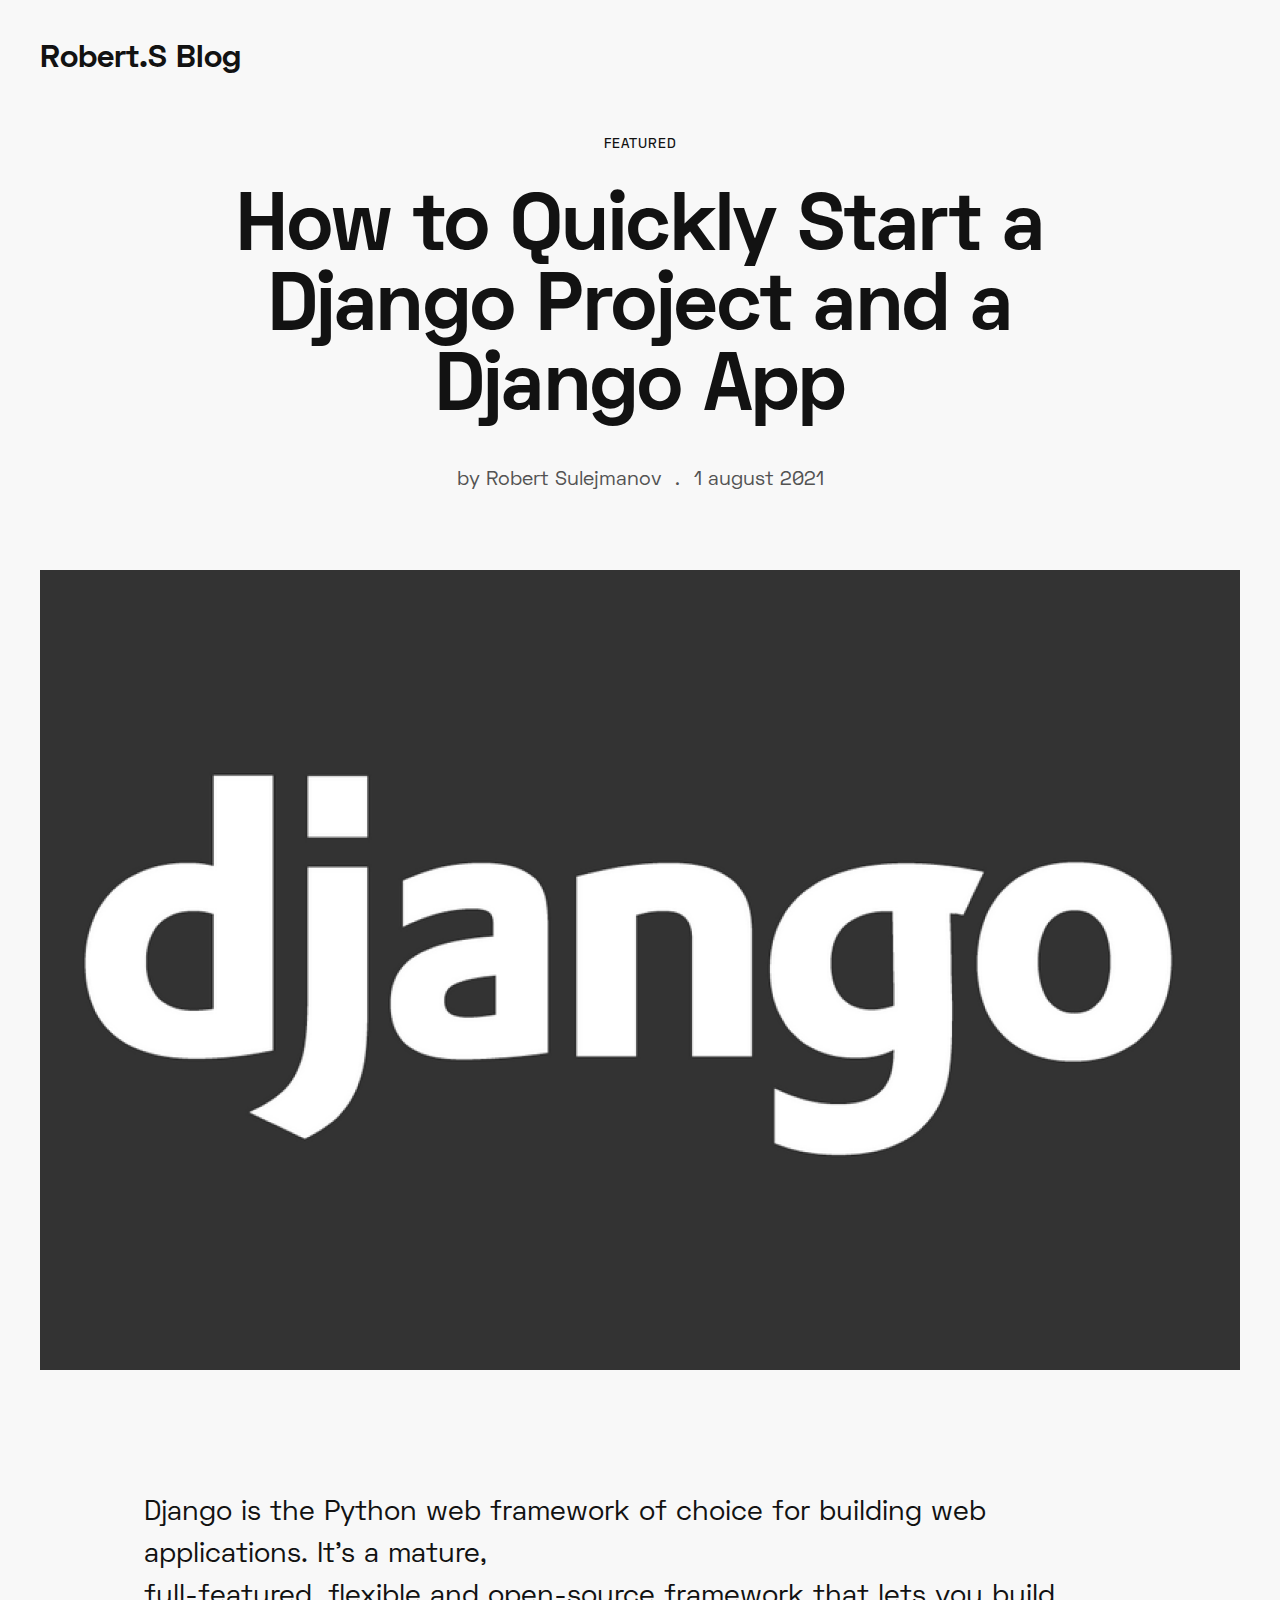
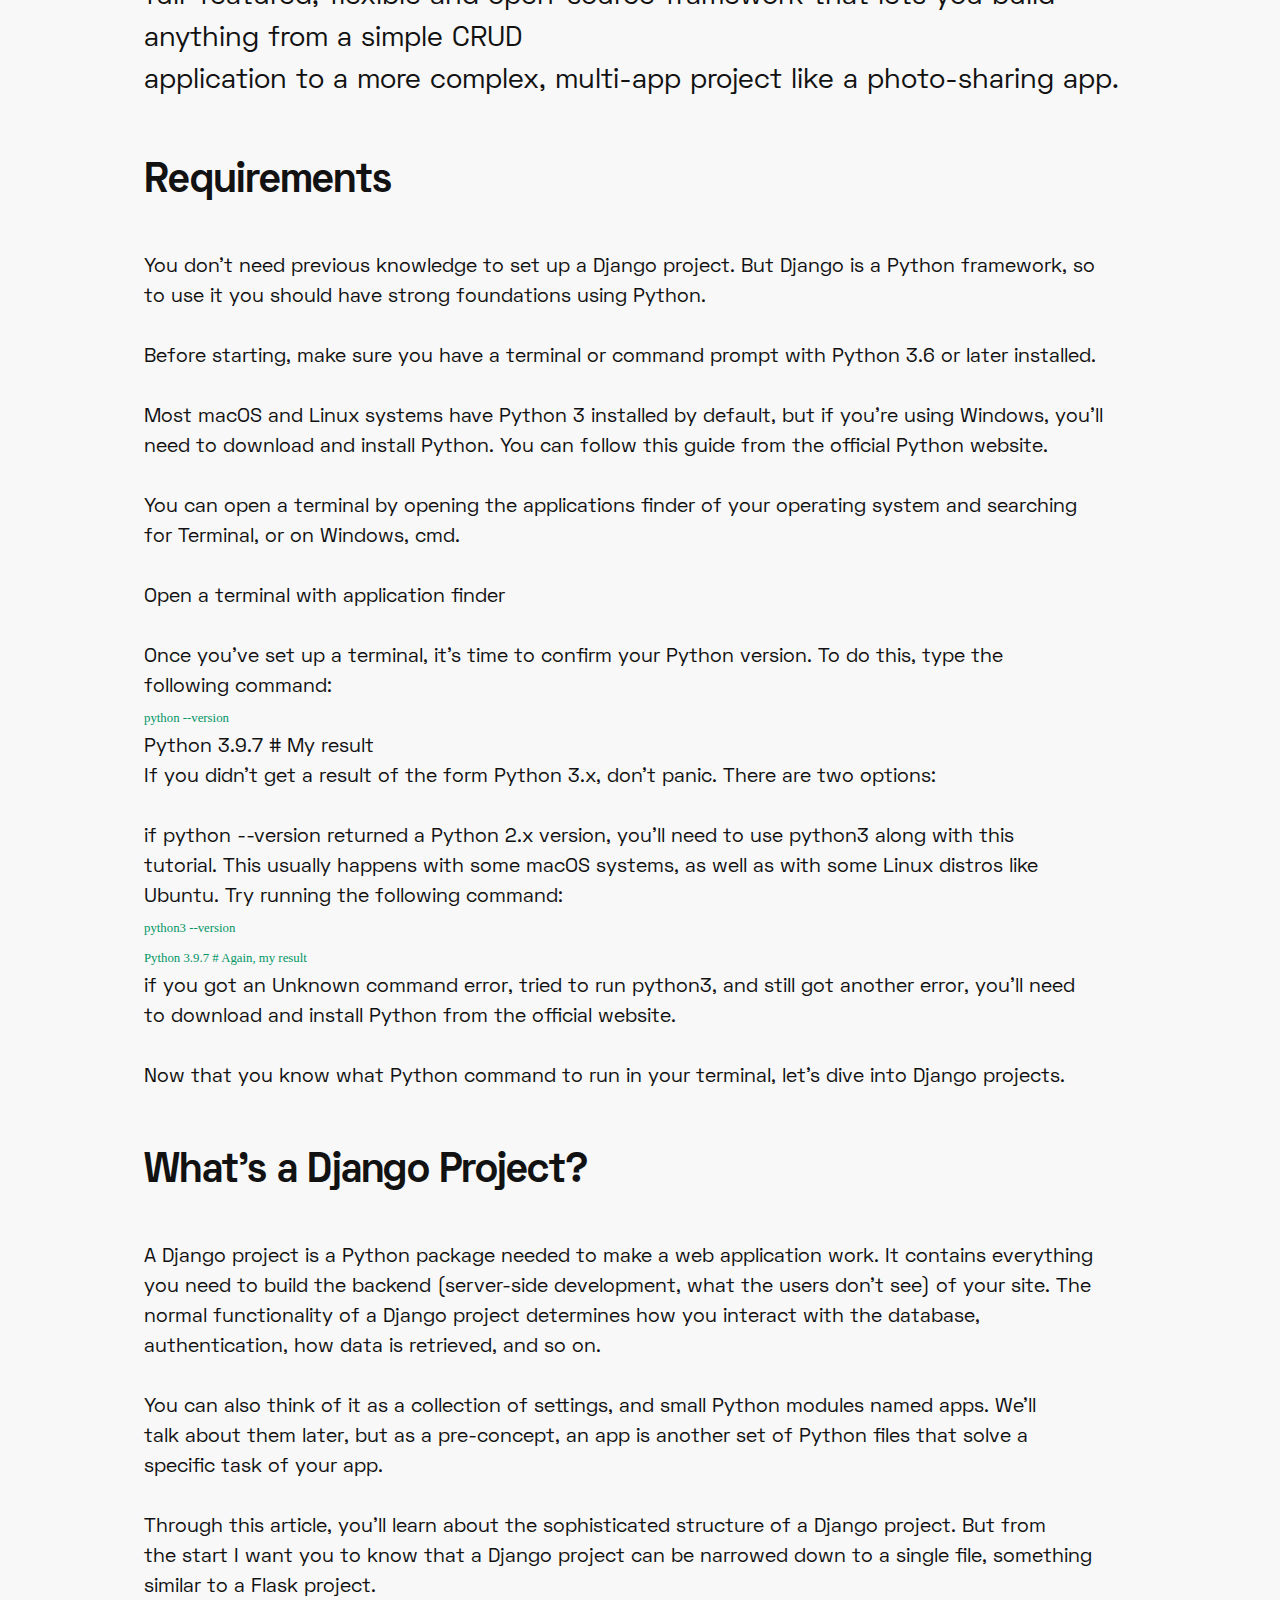
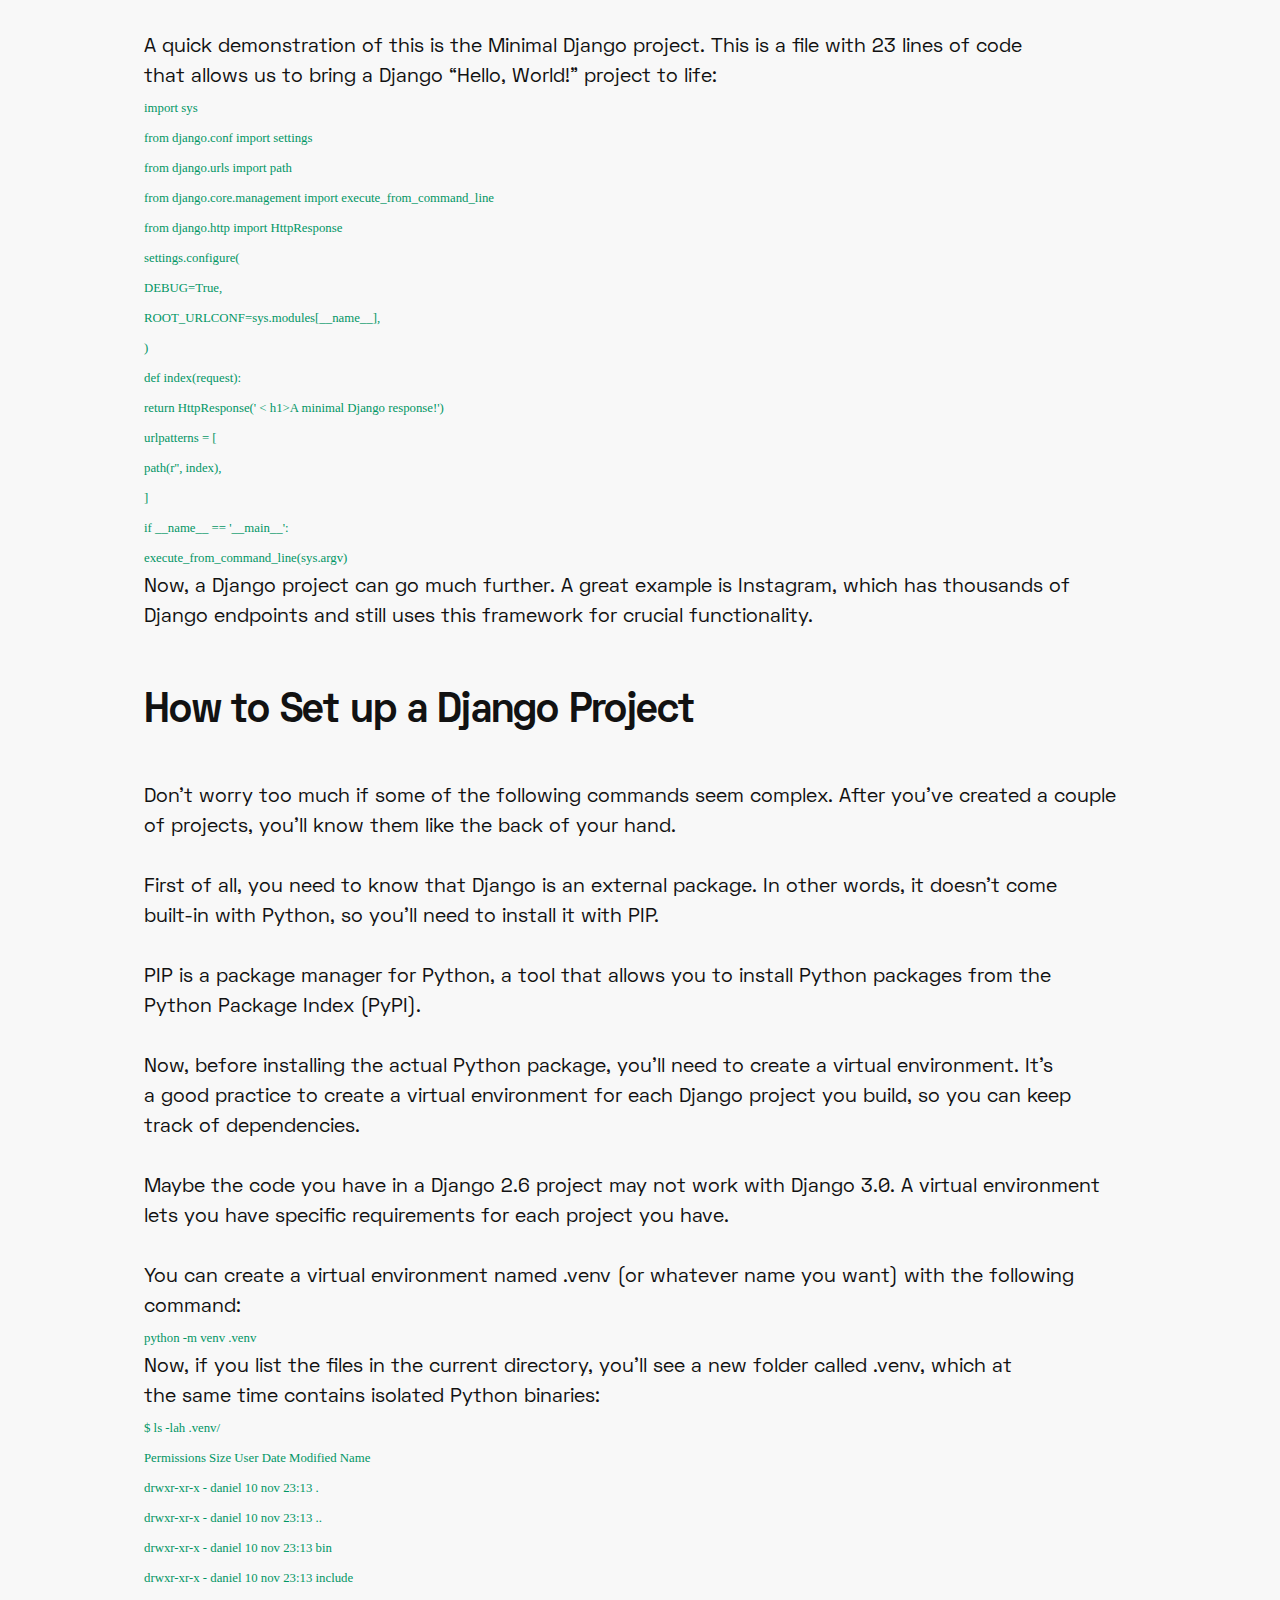
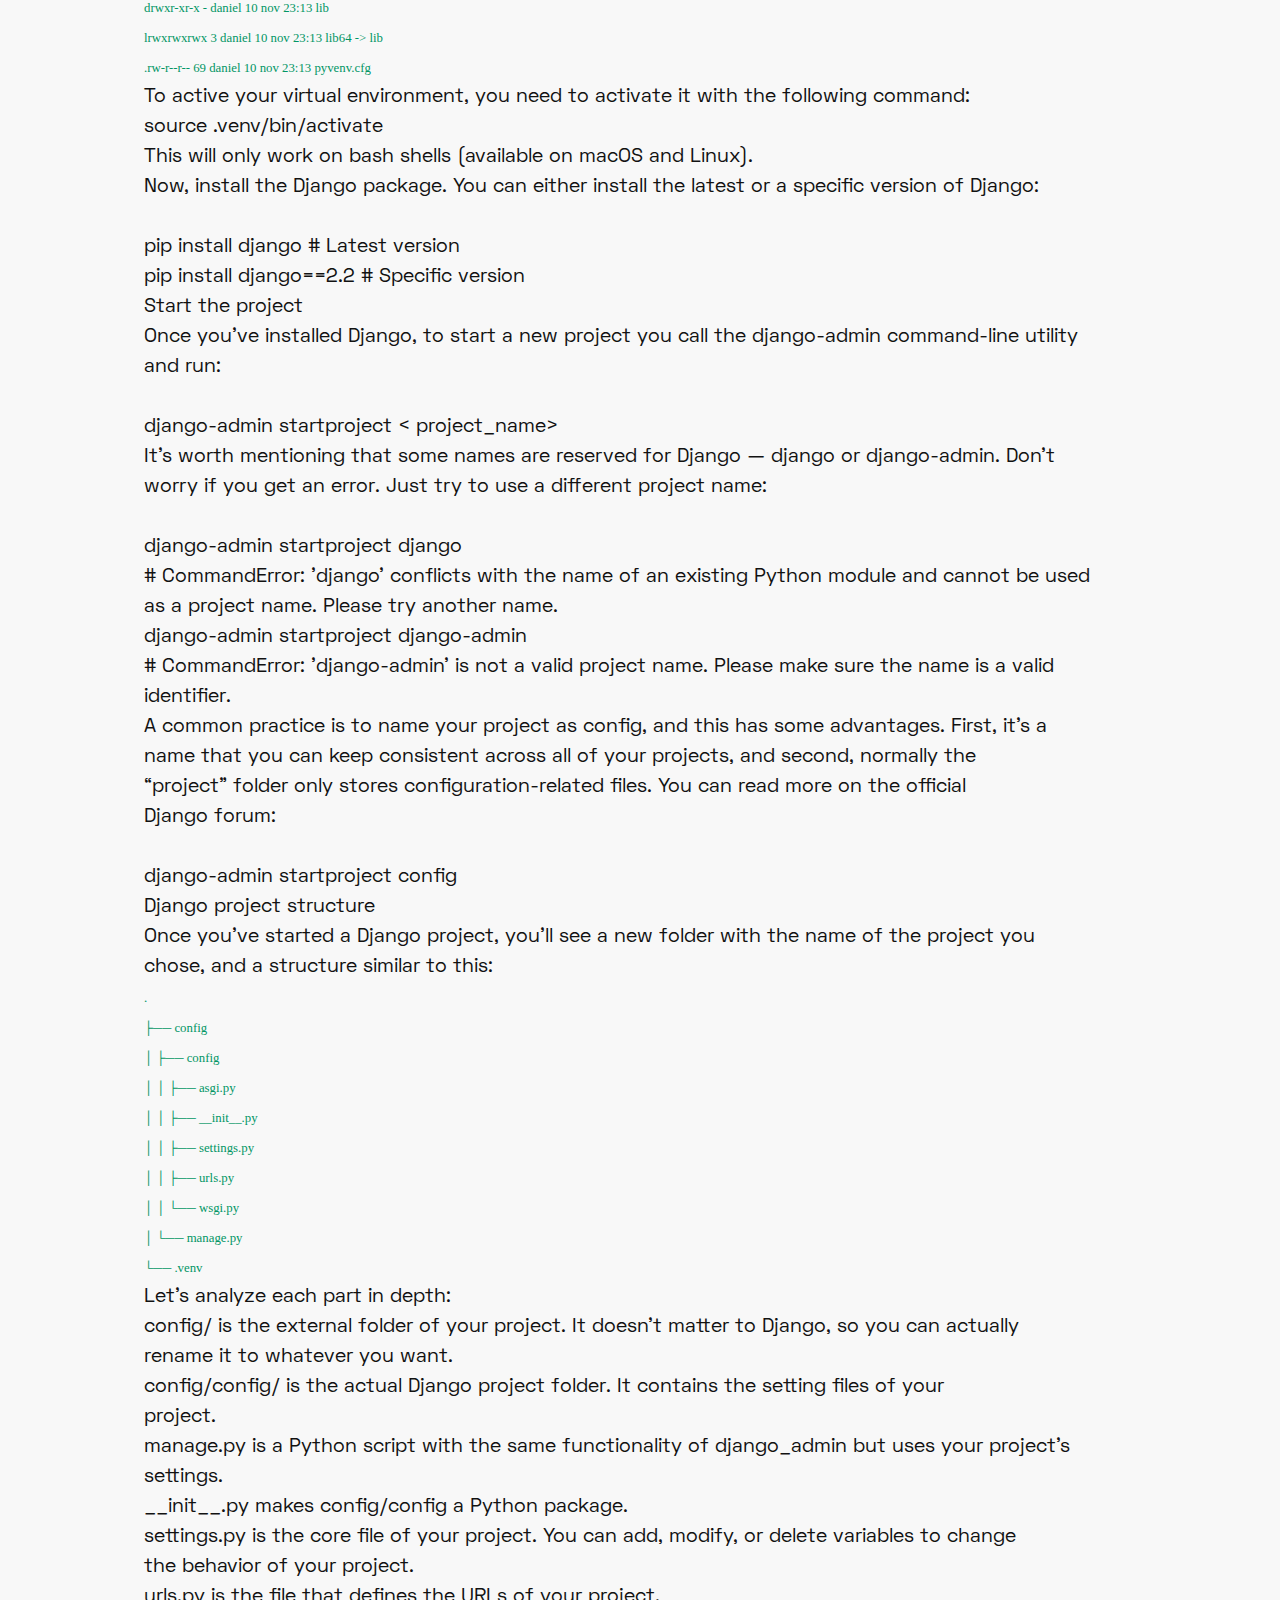
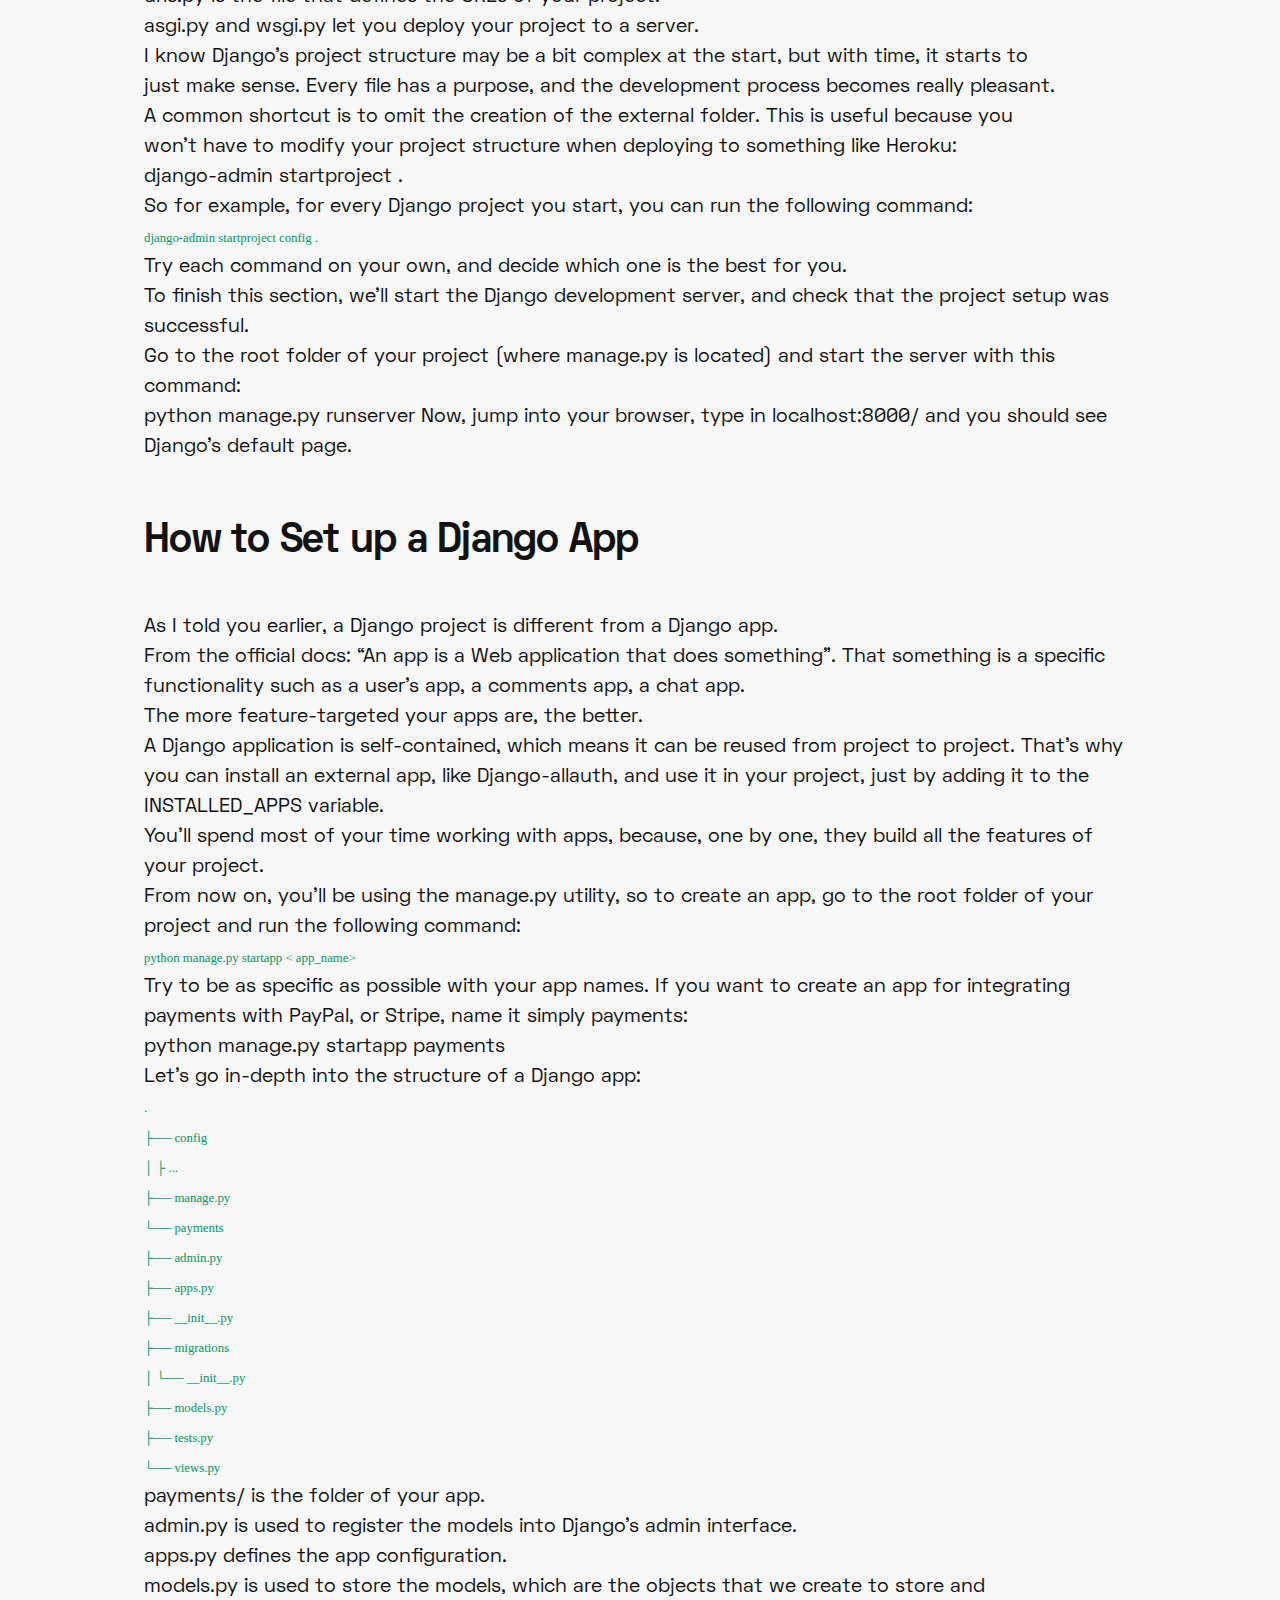
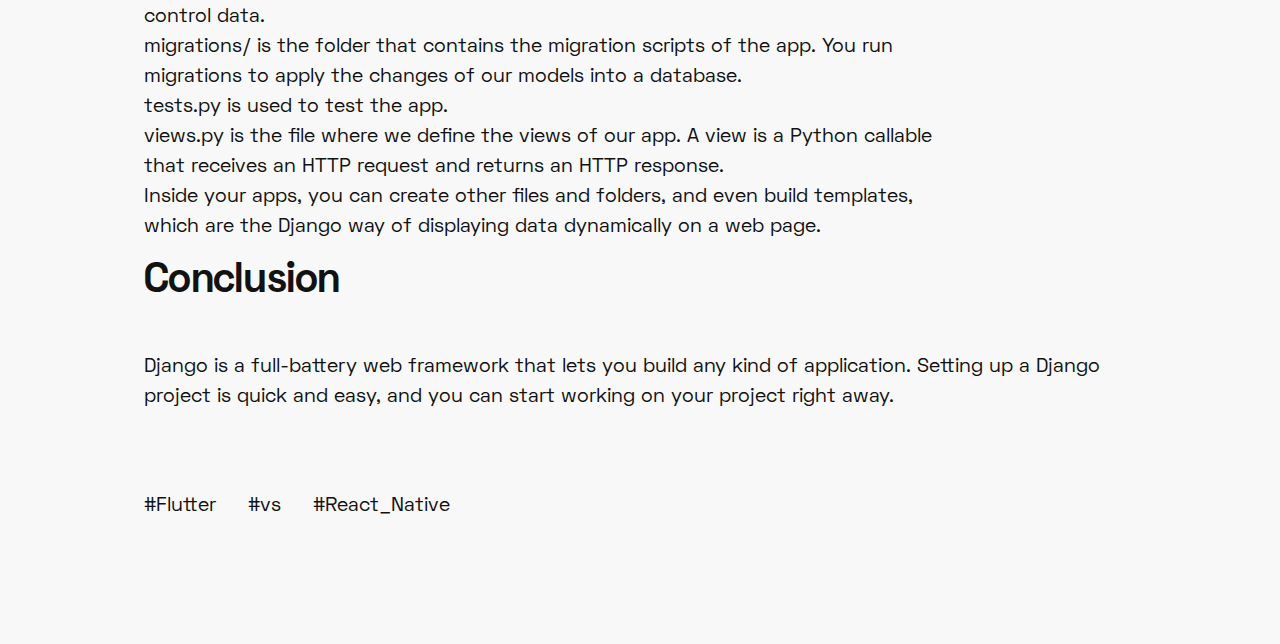
<file: blog/blog1.html>
<!DOCTYPE html>
<html lang="en" class="freelancer uk-background-gray-10 dark:uk-background-gray-100 dark:uk-text-gray-40">
    
<!-- Mirrored from unistudio.co/html/dannel/pages/freelancer-single-post.html by HTTrack Website Copier/3.x [XR&CO'2014], Wed, 24 Nov 2021 06:40:00 GMT -->
<!-- Added by HTTrack --><meta http-equiv="content-type" content="text/html;charset=UTF-8" /><!-- /Added by HTTrack -->
<head>
    <meta charset="UTF-8">
    <meta name="viewport" content="width=device-width, initial-scale=1.0">
    <title>Robert Sulejmanov</title>
    <meta name="description" content="page description here">

    <link rel="preload" href="./assets/fonts/space-grotesk/SpaceGrotesk-Regular.woff" as="font" type="font/woff" crossorigin>
    <link rel="preload" href="./assets/fonts/space-grotesk/SpaceGrotesk-Bold.woff" as="font" type="font/woff" crossorigin>
    <link rel="preload" href="./assets/fonts/space-grotesk/SpaceGrotesk-Medium.woff" as="font" type="font/woff" crossorigin>
    <link rel="preload" href="./assets/fonts/brand-icons/brand-icons.woff2" as="font" type="font/woff2" crossorigin>
    <link rel="preload" href="./cdn.jsdelivr.net/npm/swiper%406.5.0/swiper-bundle.min.css" as="style">
    <link rel="preload" href="./cdn.jsdelivr.net/npm/uikit%403.6.18/dist/css/uikit.min.css" as="style">
    <link rel="preload" href="./assets/css/theme/main.css" as="style">

    <script src="./assets/js/app-head.js"></script>
    <link rel="stylesheet" href="./cdn.jsdelivr.net/npm/swiper%406.5.0/swiper-bundle.min.css">
    <link rel="stylesheet" href="./cdn.jsdelivr.net/npm/uikit%403.6.18/dist/css/uikit.min.css">
    <link rel="stylesheet" href="./assets/css/theme/main.css">
    <link rel="stylesheet" href="./assets/css/updates.css">

    <script async src="https://www.googletagmanager.com/gtag/js?id=G-B5JJP7FY91"></script>
    <script>
        window.dataLayer = window.dataLayer || [];
        function gtag(){dataLayer.push(arguments);}
        gtag('js', new Date());
        gtag('config', 'G-B5JJP7FY91');
    </script>
</head>
    <body>

        <div class="wrap">
            <!-- Header -->
            <header class="uni-header uk-position-top">
                <div class="uni-header-navbar uk-scrollnav-header" data-uk-sticky="top: 120; animation: uk-animation-slide-top">
                    <div class="uk-container uk-container-large">
                        <nav class="uk-navbar uk-navbar-container uk-navbar-transparent" data-uk-navbar="">
                            <div class="uk-navbar-top">
                                <div class="uk-navbar-left uk-flex-1">
                                    <a class="uk-logo uk-navbar-item uk-h4 uk-h3@s uk-margin-remove dark:uk-text-gray-10" href="../index.html">Robert.S Blog</a>
                                    <a class="uk-logo uk-navbar-item uk-sticky-logo dark:uk-text-gray-10" href="../index.html">Robert.S Blog</a>
                                </div>

                            </div>
                        </nav>
                    </div>
                </div>
            </header>

            <!-- Article -->
            <article class="uni-article uk-section-large uk-section-2xlarge@m uk-padding-3xlarge-top">

                <div class="uk-container">

                    <header class="uk-flex-center uk-text-center uk-margin-large-bottom uk-margin-2xlarge-bottom@m" id="read_more">
                        <div>
                            <span class="uk-text-overline">featured</span>
                            <h1 class="uk-h2 uk-h1@s uk-heading-hero@m uk-width-3xlarge@m uk-margin-medium-top@m">
                                How to Quickly Start a Django Project and a Django App
                            </h1>
                            <ul class="uk-subnav uk-subnav-dot uk-flex-center uk-text-muted uk-margin-medium-top@m">
                                <li><span>by</span>&nbsp;<span> 
                                    Robert Sulejmanov</span></li>
                                <li>1 august 2021</li>
                            </ul>
                        </div>
                    </header>

                    <img src="../wp-content/uploads/sites/32/2021/05/blog-big-1.png" alt="Post title" width="1920" height="1260">

                    <div class="uk-margin-xlarge-top uk-margin-2xlarge-top@m">
                        <div class="uk-container uk-container-small">
                            <p class="uk-text-xlarge@m">

<br>Django is the Python web framework of choice for building web
applications. It’s a mature,
<br>full-featured, flexible and open-source framework that lets you
build anything from a simple CRUD
<br>application to a more complex, multi-app project like a
photo-sharing app.
<h2 class="uk-h2 uk-h2@m uk-width-3xlarge@m">
    <br>Requirements
</h2>
<br>You don’t need previous knowledge to set up a Django project. But Django
is a Python framework, so
<br>to use it you should have strong foundations using Python.
<br>
<br>Before starting, make sure you have a terminal or command prompt with
Python 3.6 or later installed.
<br>
<br>Most macOS and Linux systems have Python 3 installed by default, but if
you’re using Windows, you’ll
<br>need to download and install Python. You can follow this guide from the
official Python website.
<br>
<br>You can open a terminal by opening the applications finder of your
operating system and searching
<br>for Terminal, or on Windows, cmd.
<br>
<br>Open a terminal with application finder
<br>
<br>Once you’ve set up a terminal, it’s time to confirm your Python version.
To do this, type the
<br>following command:
<br><span class="text-code">python --version</span>
<br>Python 3.9.7 # My result
<br>If you didn’t get a result of the form Python 3.x, don’t panic. There
are two options:
<br>
<br>if python --version returned a Python 2.x version, you’ll need to use
python3 along with this
<br>tutorial. This usually happens with some macOS systems, as well as with
some Linux distros like
<br>Ubuntu. Try running the following command:
<br><span class="text-code">python3 --version
    <br>Python 3.9.7 # Again, my result</span>
<br>if you got an Unknown command error, tried to run python3, and still got
another error, you’ll need
<br>to download and install Python from the official website.
<br>
<br>Now that you know what Python command to run in your terminal, let’s
dive into Django projects.
<h2 class="uk-h2 uk-h2@m uk-width-3xlarge@m">
    <br>What’s a Django Project?
</h2>
<br>A Django project is a Python package needed to make a web application
work. It contains everything
<br>you need to build the backend (server-side development, what the users
don’t see) of your site. The
<br>normal functionality of a Django project determines how you interact
with the database,
<br>authentication, how data is retrieved, and so on.
<br>
<br>You can also think of it as a collection of settings, and small Python
modules named apps. We’ll
<br>talk about them later, but as a pre-concept, an app is another set of
Python files that solve a
<br>specific task of your app.
<br>
<br>Through this article, you’ll learn about the sophisticated structure of
a Django project. But from
<br>the start I want you to know that a Django project can be narrowed down
to a single file, something
<br>similar to a Flask project.
<br>
<br>A quick demonstration of this is the Minimal Django project. This is a
file with 23 lines of code
<br>that allows us to bring a Django “Hello, World!” project to life:
<span class="text-code">
    <br>import sys
    <br>from django.conf import settings
    <br>from django.urls import path
    <br>from django.core.management import execute_from_command_line
    <br>from django.http import HttpResponse
    <br>settings.configure(
    <br>DEBUG=True,
    <br>ROOT_URLCONF=sys.modules[__name__],
    <br>)
    <br>def index(request):
    <br>return HttpResponse(' < h1>A minimal Django response!</>')
    <br>urlpatterns = [
    <br>path(r'', index),
    <br>]
    <br>if __name__ == '__main__':
    <br>execute_from_command_line(sys.argv)</span>
<br>Now, a Django project can go much further. A great example is Instagram,
which has thousands of
<br>Django endpoints and still uses this framework for crucial
functionality.
<h2 class="uk-h2 uk-h2@m uk-width-3xlarge@m">
    <br>How to Set up a Django Project
</h2>
<br>Don’t worry too much if some of the following commands seem complex.
After you’ve created a couple
<br>of projects, you’ll know them like the back of your hand.
<br>
<br>First of all, you need to know that Django is an external package. In
other words, it doesn’t come
<br>built-in with Python, so you’ll need to install it with PIP.
<br>
<br>PIP is a package manager for Python, a tool that allows you to install
Python packages from the
<br>Python Package Index (PyPI).
<br>
<br>Now, before installing the actual Python package, you’ll need to create
a virtual environment. It’s
<br>a good practice to create a virtual environment for each Django project
you build, so you can keep
<br>track of dependencies.
<br>
<br>Maybe the code you have in a Django 2.6 project may not work with Django
3.0. A virtual environment
<br>lets you have specific requirements for each project you have.
<br>
<br>You can create a virtual environment named .venv (or whatever name you
want) with the following
<br>command:
<span class="text-code">
    <br>python -m venv .venv</span>
<br>Now, if you list the files in the current directory, you’ll see a new
folder called .venv, which at
<br>the same time contains isolated Python binaries:
<span class="text-code">
    <br>$ ls -lah .venv/
    <br>Permissions Size User Date Modified Name
    <br>drwxr-xr-x - daniel 10 nov 23:13 .
    <br>drwxr-xr-x - daniel 10 nov 23:13 ..
    <br>drwxr-xr-x - daniel 10 nov 23:13 bin
    <br>drwxr-xr-x - daniel 10 nov 23:13 include
    <br>drwxr-xr-x - daniel 10 nov 23:13 lib
    <br>lrwxrwxrwx 3 daniel 10 nov 23:13 lib64 -> lib
    <br>.rw-r--r-- 69 daniel 10 nov 23:13 pyvenv.cfg
</span>
<br>To active your virtual environment, you need to activate it with the
following command:
<br>source .venv/bin/activate
<br>This will only work on bash shells (available on macOS and Linux).


<br>Now, install the Django package. You can either install the latest or a
specific version of Django:
<br>
<br>pip install django # Latest version
<br>pip install django==2.2 # Specific version
<br>Start the project
<br>Once you’ve installed Django, to start a new project you call the
django-admin command-line utility
<br>and run:
<br>
<br>django-admin startproject < project_name>
    <br>It’s worth mentioning that some names are reserved for Django —
    django or django-admin. Don’t
    <br>worry if you get an error. Just try to use a different project name:
    <br> <br>django-admin startproject django
    <br># CommandError: 'django' conflicts with the name of an existing
    Python module and cannot be used
    <br>as a project name. Please try another name.
    <br>django-admin startproject django-admin
    <br># CommandError: 'django-admin' is not a valid project name. Please
    make sure the name is a valid
    <br>identifier.
    <br>A common practice is to name your project as config, and this has
    some advantages. First, it’s a
    <br>name that you can keep consistent across all of your projects, and
    second, normally the
    <br>“project” folder only stores configuration-related files. You can
    read more on the official
    <br>Django forum:
    <br> <br>django-admin startproject config
    <br>Django project structure
    <br>Once you’ve started a Django project, you’ll see a new folder with
    the name of the project you
    <br>chose, and a structure similar to this:
    <span class="text-code">
        <br>.
        <br>├── config
        <br>│ ├── config
        <br>│ │ ├── asgi.py
        <br>│ │ ├── __init__.py
        <br>│ │ ├── settings.py
        <br>│ │ ├── urls.py
        <br>│ │ └── wsgi.py
        <br>│ └── manage.py
        <br>└── .venv</span>
    <br>Let’s analyze each part in depth:
    <br>config/ is the external folder of your project. It doesn’t matter to
    Django, so you can actually
    <br>rename it to whatever you want.
    <br>config/config/ is the actual Django project folder. It contains the
    setting files of your
    <br>project.
    <br>manage.py is a Python script with the same functionality of
    django_admin but uses your project’s
    <br>settings.
    <br>__init__.py makes config/config a Python package.
    <br>settings.py is the core file of your project. You can add, modify,
    or delete variables to change
    <br>the behavior of your project.
    <br>urls.py is the file that defines the URLs of your project.
    <br>asgi.py and wsgi.py let you deploy your project to a server.
    <br>I know Django’s project structure may be a bit complex at the start,
    but with time, it starts to
    <br>just make sense. Every file has a purpose, and the development
    process becomes really pleasant.
    <br>A common shortcut is to omit the creation of the external folder.
    This is useful because you
    <br>won’t have to modify your project structure when deploying to
    something like Heroku:
    <br>django-admin startproject <project_name> .

        <br>So for example, for every Django project you start, you can run
        the following command:
        <span class="text-code">
            <br>django-admin startproject config .</span>
        <br>Try each command on your own, and decide which one is the best
        for you.
        <br>To finish this section, we’ll start the Django development
        server, and check that the project setup was successful.
        <br>Go to the root folder of your project (where manage.py is
        located) and start the server with this command:
        <br>python manage.py runserver Now, jump into your browser, type in
        localhost:8000/ and you should see Django’s default page.
        <h2 class="uk-h2 uk-h2@m uk-width-3xlarge@m">
            <br>How to Set up a Django App
        </h2>
        <br>As I told you earlier, a Django project is different from a
        Django app.
        <br>From the official docs: “An app is a Web application that does
        something”. That something is a specific functionality such as a
        user’s app, a comments app, a chat app.
        <br>The more feature-targeted your apps are, the better.
        <br>A Django application is self-contained, which means it can be
        reused from project to project. That’s why you can install an
        external app, like Django-allauth, and use it in your project, just
        by adding it to the INSTALLED_APPS variable.
        <br>You’ll spend most of your time working with apps, because, one
        by one, they build all the features of your project.
        <br>From now on, you’ll be using the manage.py utility, so to create
        an app, go to the root folder of your project and run the following
        command:
        <span class="text-code">
            <br>python manage.py startapp < app_name> </span>
        <br>Try to be as specific as possible with your app names. If you
        want to create an app for integrating payments with PayPal, or
        Stripe, name it simply payments:
        <br>python manage.py startapp payments
        <br>Let’s go in-depth into the structure of a Django app:
        <span class="text-code">
            <br> .
            <br> ├── config
            <br> │ ├ ...
            <br> ├── manage.py
            <br> └── payments
            <br> ├── admin.py
            <br> ├── apps.py
            <br> ├── __init__.py
            <br> ├── migrations
            <br> │ └── __init__.py
            <br> ├── models.py
            <br> ├── tests.py
            <br> └── views.py
        </span>
        <br> payments/ is the folder of your app.
        <br> admin.py is used to register the models into Django’s admin
        interface.
        <br> apps.py defines the app configuration.
        <br> models.py is used to store the models, which are the objects
        that we create to store and
        <br> control data.
        <br> migrations/ is the folder that contains the migration scripts
        of the app. You run
        <br> migrations to apply the changes of our models into a database.
        <br> tests.py is used to test the app.
        <br> views.py is the file where we define the views of our app. A
        view is a Python callable
        <br> that receives an HTTP request and returns an HTTP response.
        <br> Inside your apps, you can create other files and folders, and
        even build templates,
        <br> which are the Django way of displaying data dynamically on a
        web page.
        <br>
        <h2 class="uk-h2 uk-h2@m uk-width-3xlarge@m">
            Conclusion
        </h2>
        <br>Django is a full-battery web framework that lets you build any
        kind of application. Setting up a Django project is quick and easy,
        and you can start working on your project right away.


                            <h2 class="uk-h2 uk-h2@m uk-width-3xlarge@m">
                                
                            </h2>

                            <p class="uk-text-xlarge@m">
                                
                                
                            </p>
                            <h2 class="uk-h2 uk-h2@m uk-width-3xlarge@m">
                            </h2>
                            <!-- <ul>
                                <li><p>
                                </p></li>
                            </ul> -->
                            
                    </div>

                    <div class="uk-margin-xlarge-top">
                        <div class="uk-container uk-container-small">
                            <div class="uk-grid uk-flex-between" data-uk-grid="">
                                <div>
                                    <ul class="uk-subnav">
                                        <li><a href="minimal-blogf210.html?category=ux+design">#Flutter</a></li>
                                        <li><a href="minimal-blog9a34.html?category=design+ideas">#vs</a></li>
                                        <li><a href="minimal-blog4b9f.html?category=planing">#React_Native</a></li>
                                    </ul>
                                </div>
                            </div>
                        </div>
                    </div>
                </div>

            </article>

            

        </div>

        <!-- Initiat Scripts -->
        <script defer src="./cdn.jsdelivr.net/npm/uikit%403.6.18/dist/js/uikit.min.js"></script>
        <script defer src="./assets/js/responsive-uk-attr.js"></script>
        <script defer src="./cdn.jsdelivr.net/npm/jquery%403.6.0/dist/jquery.min.js"></script>
        <script defer src="./cdn.jsdelivr.net/npm/swiper%406.5.0/swiper-bundle.min.js"></script>
        <script defer src="./cdn.jsdelivr.net/npm/feather-icons%404.28.0/dist/feather.min.js"></script>
        <script defer src="./cdn.jsdelivr.net/npm/typed.js%402.0.12/lib/typed.min.js"></script>
        <script defer src="./cdn.jsdelivr.net/npm/animejs%403.2.1/lib/anime.min.js"></script>
        <script defer src="./assets/js/app.js"></script>
        <script defer src="./assets/js/swiper-helper.js"></script>
        <script defer src="./assets/js/typed-helper.js"></script>
        <script defer src="./assets/js/anime-helper.js"></script>
        <script defer src="./assets/js/anime-helper-defined-timelines.js"></script>
    </body>

<!-- Mirrored from unistudio.co/html/dannel/pages/freelancer-single-post.html by HTTrack Website Copier/3.x [XR&CO'2014], Wed, 24 Nov 2021 06:40:03 GMT -->
</html>
</file>
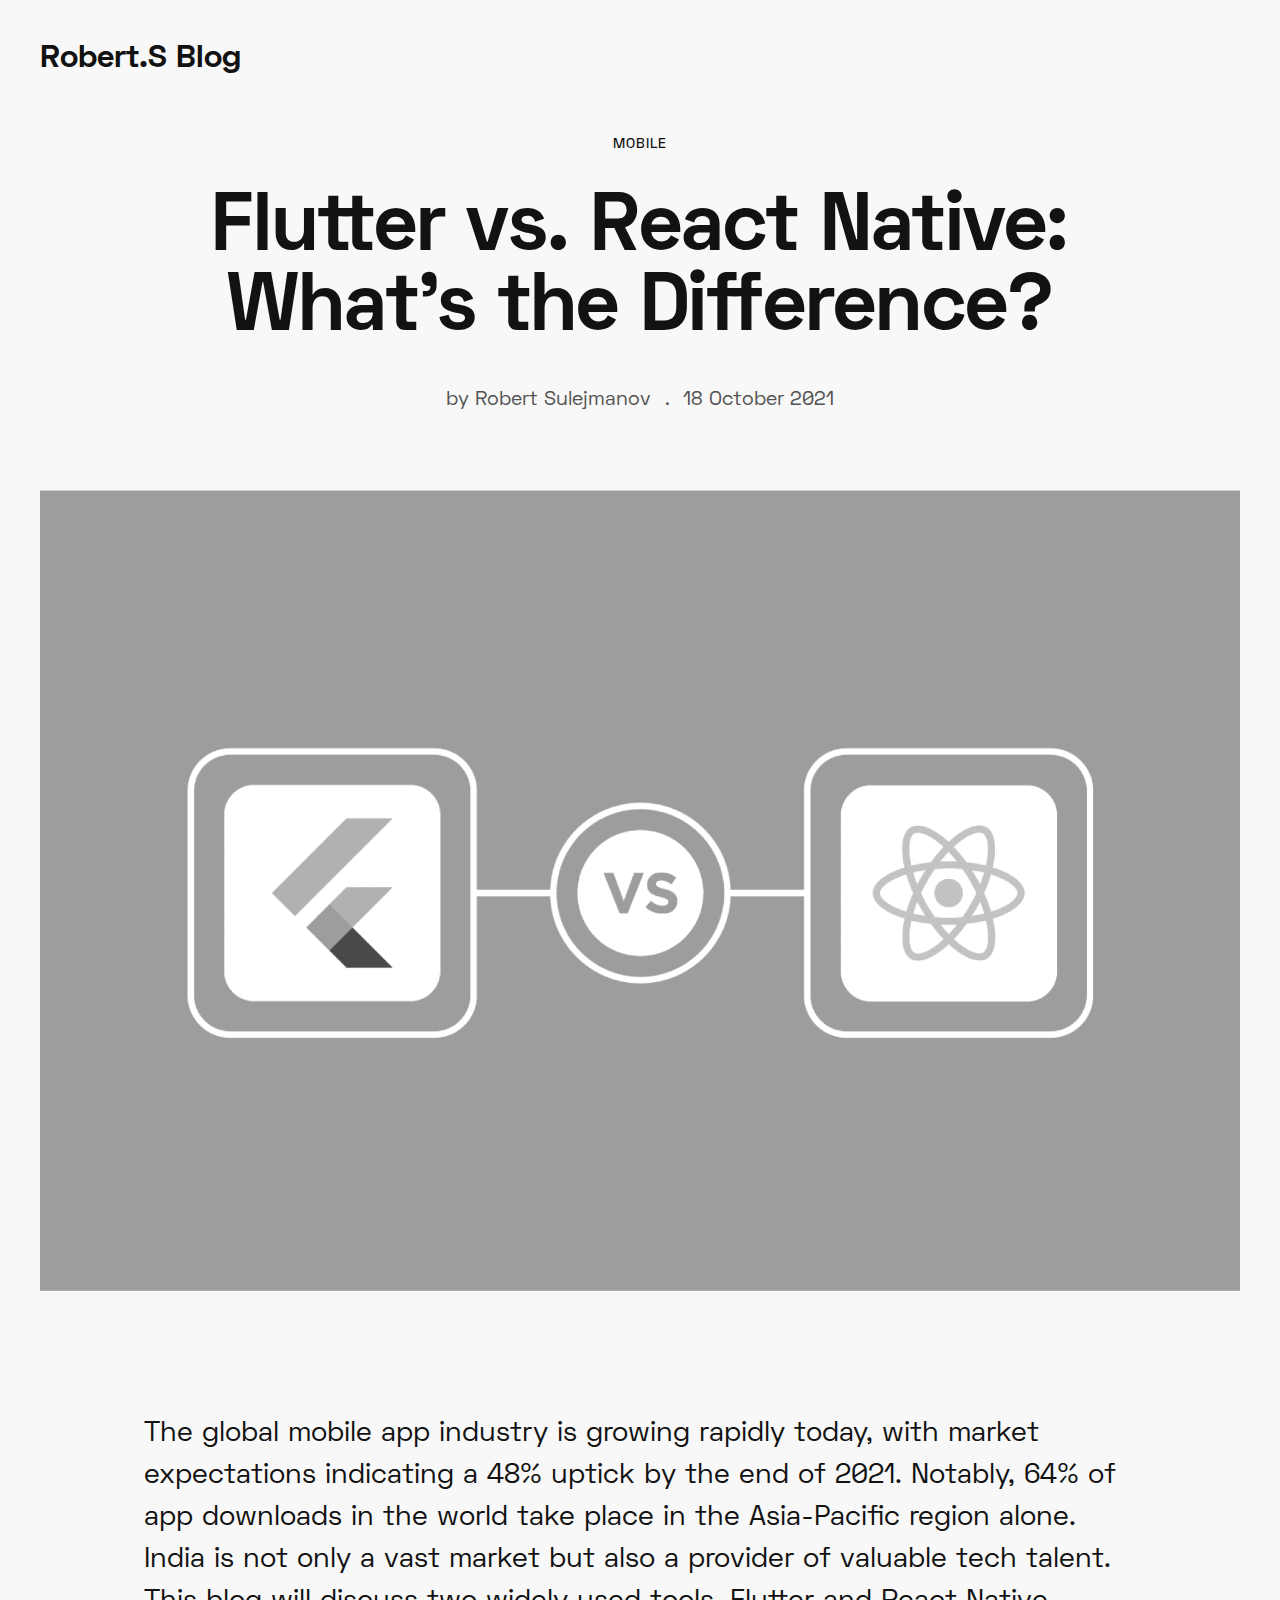
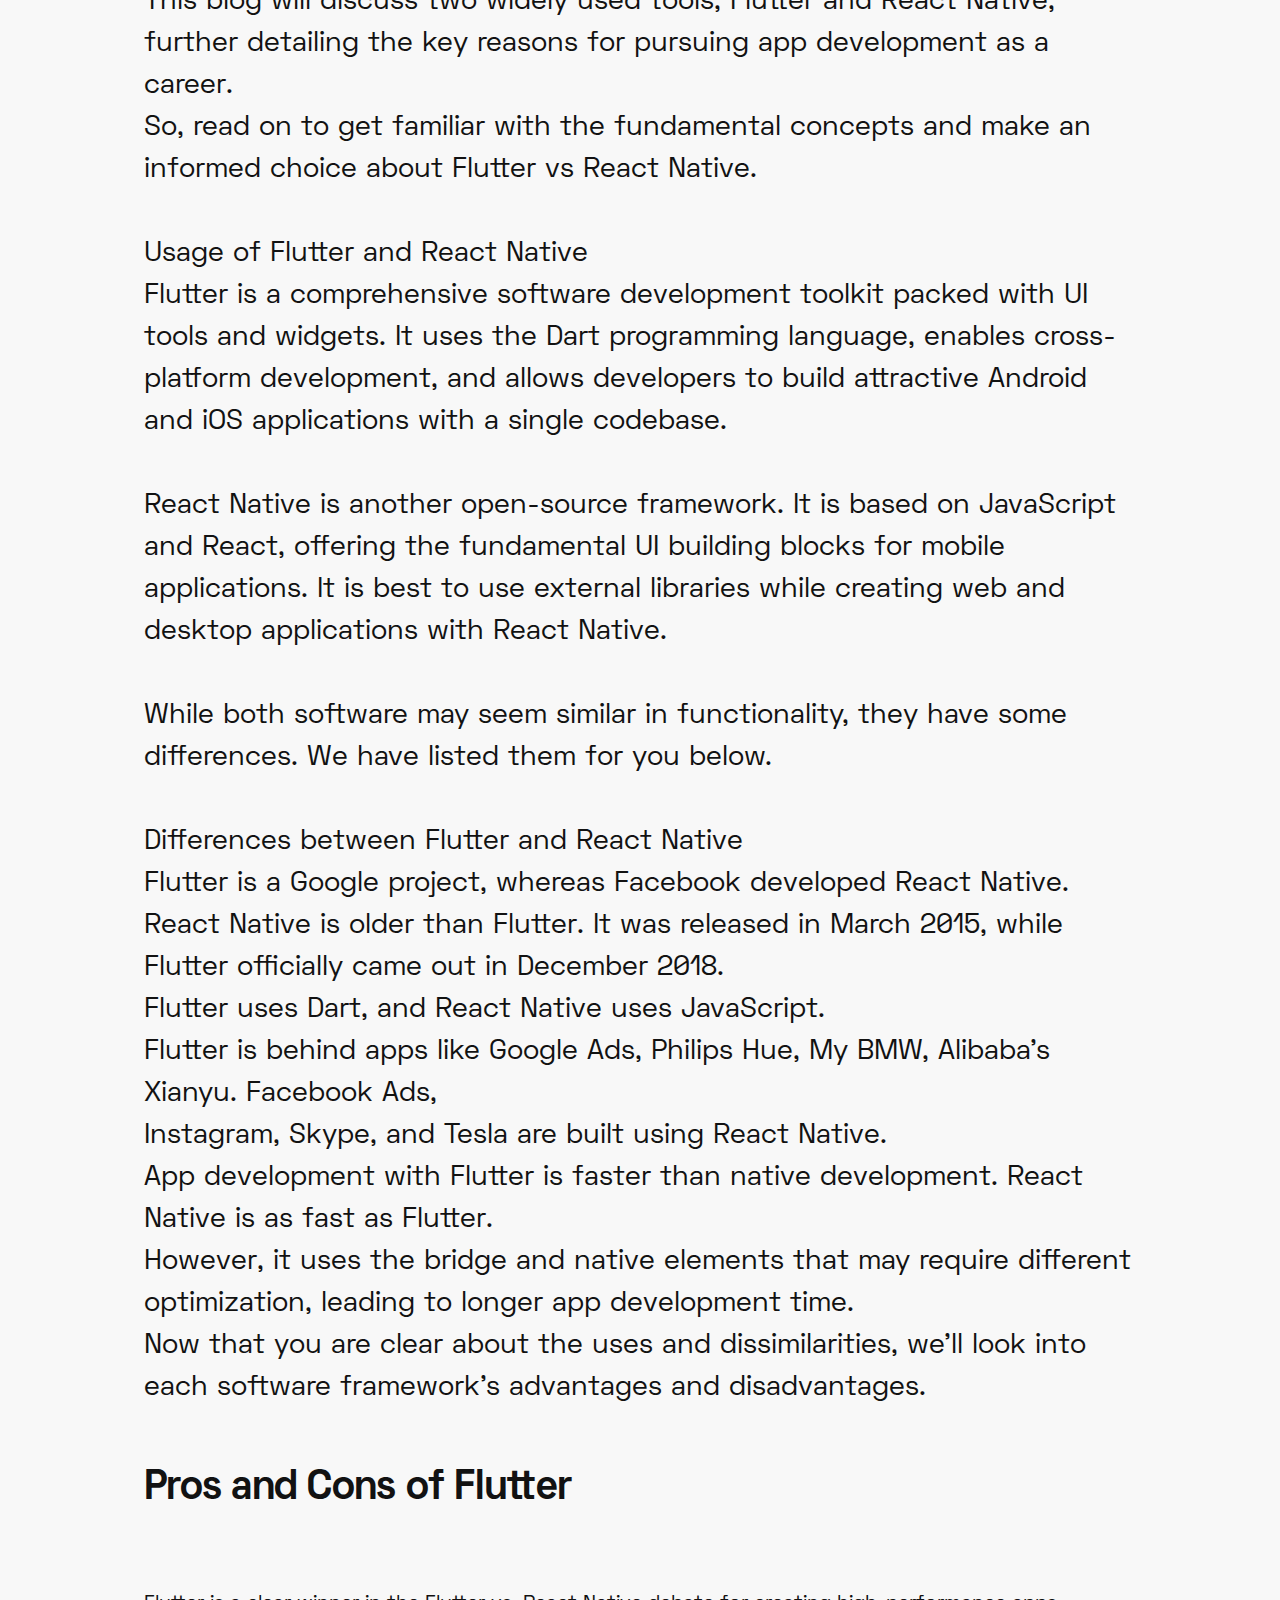
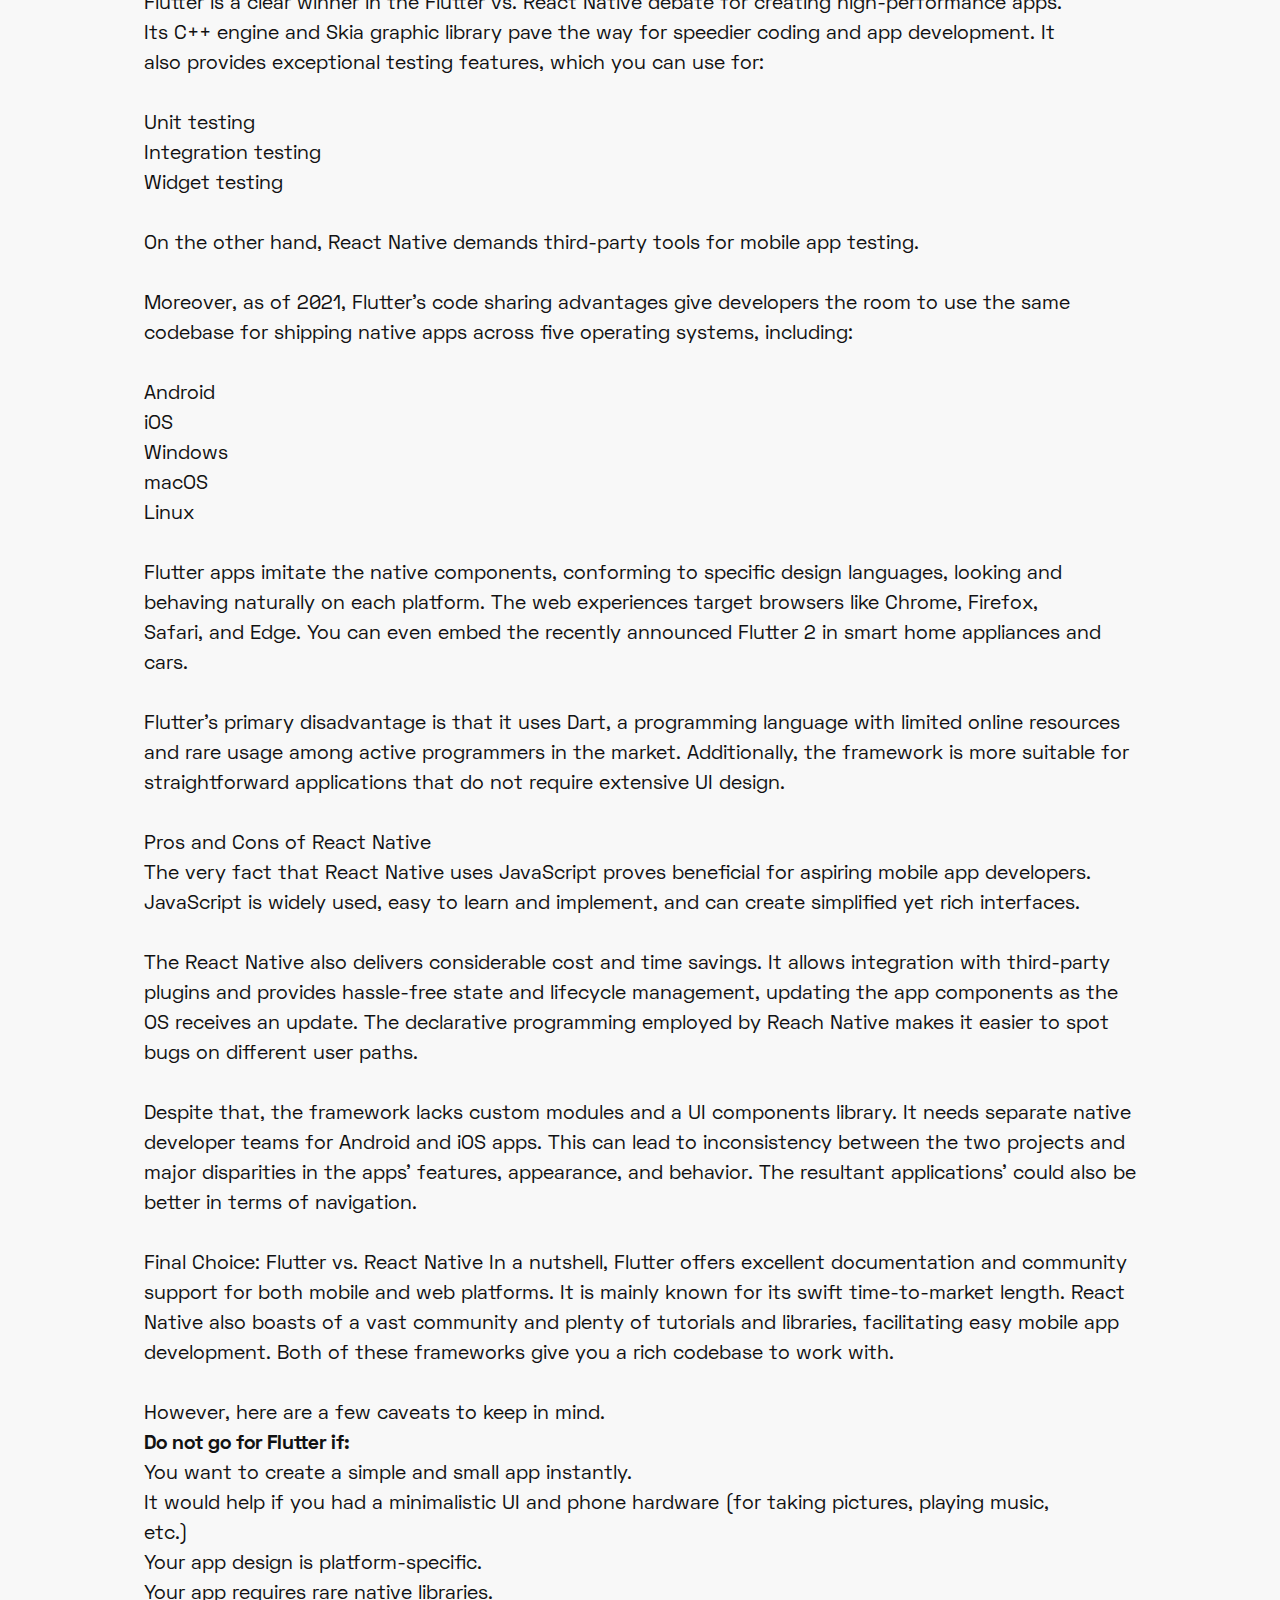
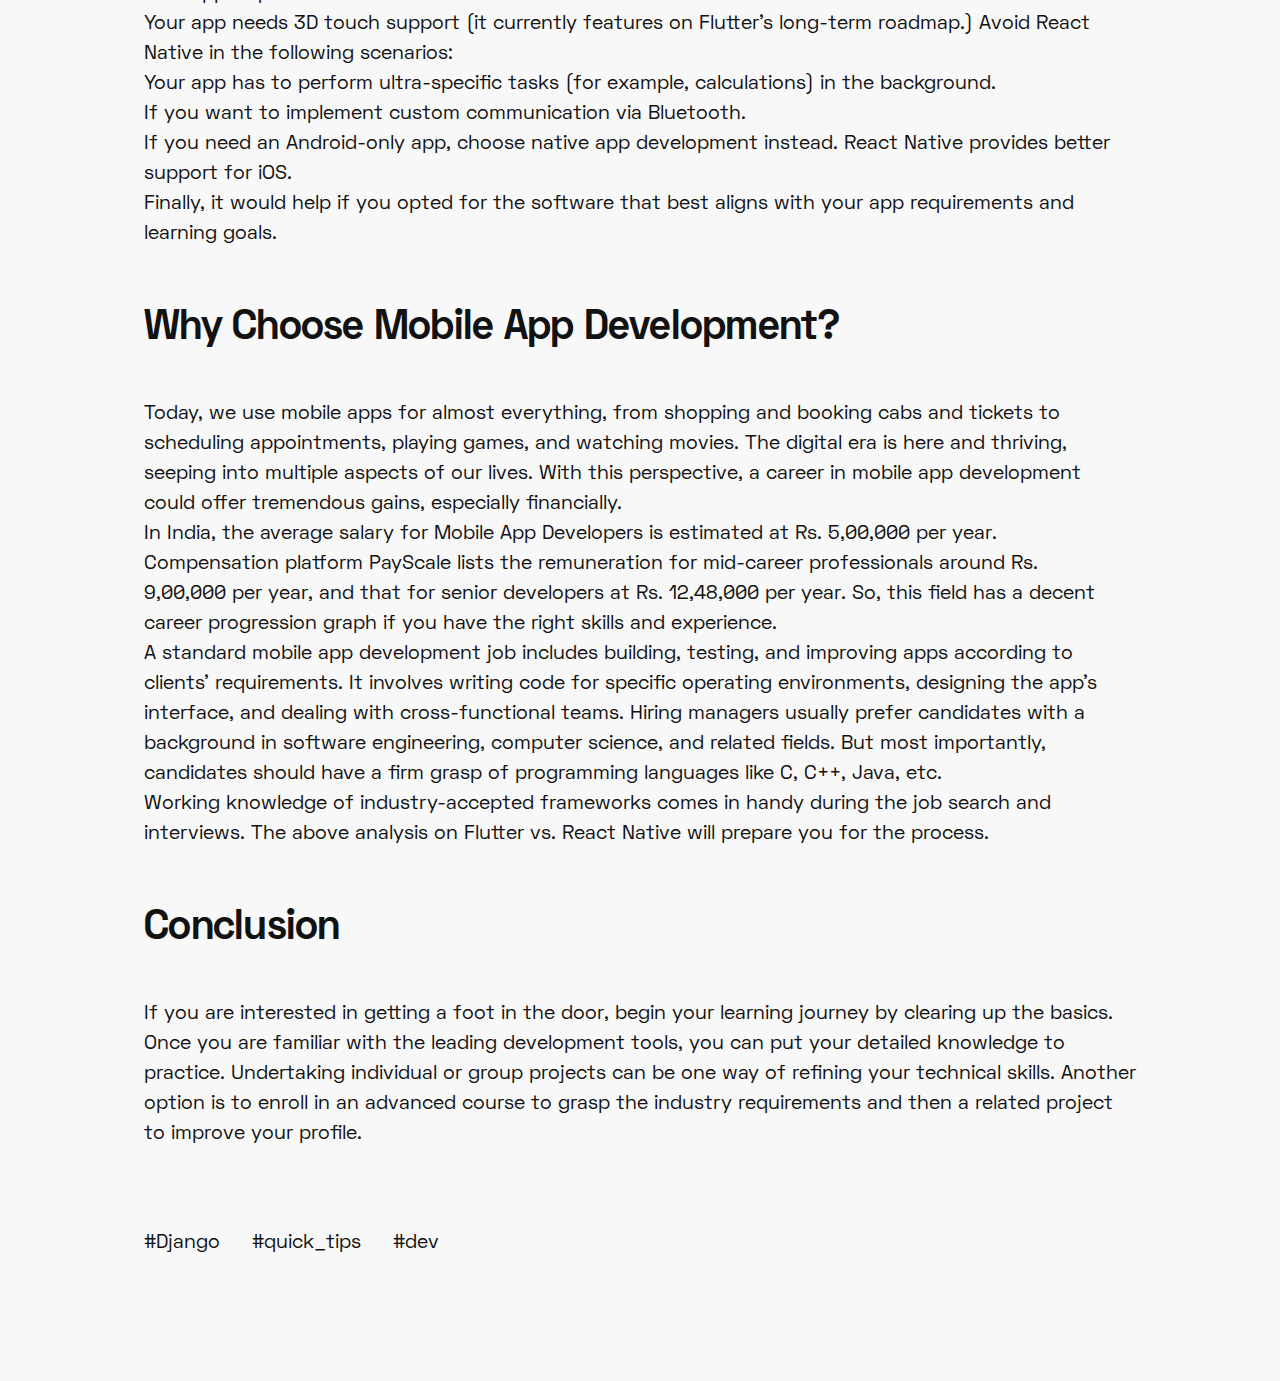
<file: blog/blog2.html>
<!DOCTYPE html>
<html lang="en"
    class="freelancer uk-background-gray-10 dark:uk-background-gray-100 dark:uk-text-gray-40">

<!-- Mirrored from unistudio.co/html/dannel/pages/freelancer-single-post.html by HTTrack Website Copier/3.x [XR&CO'2014], Wed, 24 Nov 2021 06:40:00 GMT -->
<!-- Added by HTTrack -->
<meta http-equiv="content-type" content="text/html;charset=UTF-8" /><!-- /Added by HTTrack -->

<head>
    <meta charset="UTF-8">
    <meta name="viewport" content="width=device-width, initial-scale=1.0">
    <title>Robert Sulejmanov</title>
    <meta name="description" content="page description here">

    <link rel="preload" href="./assets/fonts/space-grotesk/SpaceGrotesk-Regular.woff" as="font"
        type="font/woff" crossorigin>
    <link rel="preload" href="./assets/fonts/space-grotesk/SpaceGrotesk-Bold.woff" as="font"
        type="font/woff" crossorigin>
    <link rel="preload" href="./assets/fonts/space-grotesk/SpaceGrotesk-Medium.woff" as="font"
        type="font/woff" crossorigin>
    <link rel="preload" href="./assets/fonts/brand-icons/brand-icons.woff2" as="font"
        type="font/woff2" crossorigin>
    <link rel="preload" href="./cdn.jsdelivr.net/npm/swiper%406.5.0/swiper-bundle.min.css"
        as="style">
    <link rel="preload" href="./cdn.jsdelivr.net/npm/uikit%403.6.18/dist/css/uikit.min.css"
        as="style">
    <link rel="preload" href="./assets/css/theme/main.css" as="style">

    <script src="./assets/js/app-head.js"></script>
    <link rel="stylesheet" href="./cdn.jsdelivr.net/npm/swiper%406.5.0/swiper-bundle.min.css">
    <link rel="stylesheet" href="./cdn.jsdelivr.net/npm/uikit%403.6.18/dist/css/uikit.min.css">
    <link rel="stylesheet" href="./assets/css/theme/main.css">
    <link rel="stylesheet" href="./assets/css/updates.css">

    <script async src="https://www.googletagmanager.com/gtag/js?id=G-B5JJP7FY91"></script>
    <script>
        window.dataLayer = window.dataLayer || [];
        function gtag() { dataLayer.push(arguments); }
        gtag('js', new Date());
        gtag('config', 'G-B5JJP7FY91');
    </script>
</head>

<body>

    <div class="wrap">
        <!-- Header -->
        <header class="uni-header uk-position-top">
            <div class="uni-header-navbar uk-scrollnav-header"
                data-uk-sticky="top: 120; animation: uk-animation-slide-top">
                <div class="uk-container uk-container-large">
                    <nav class="uk-navbar uk-navbar-container uk-navbar-transparent"
                        data-uk-navbar="">
                        <div class="uk-navbar-top">
                            <div class="uk-navbar-left uk-flex-1">
                                <a class="uk-logo uk-navbar-item uk-h4 uk-h3@s uk-margin-remove dark:uk-text-gray-10"
                                    href="../index.html">Robert.S Blog</a>
                                <a class="uk-logo uk-navbar-item uk-sticky-logo dark:uk-text-gray-10"
                                    href="../index.html">Robert.S Blog</a>
                            </div>
                        </div>
                    </nav>
                </div>
            </div>
        </header>

        <!-- Article -->
        <article class="uni-article uk-section-large uk-section-2xlarge@m uk-padding-3xlarge-top">

            <div class="uk-container">

                <header
                    class="uk-flex-center uk-text-center uk-margin-large-bottom uk-margin-2xlarge-bottom@m"
                    id="read_more">
                    <div>
                        <span class="uk-text-overline">mobile</span>
                        <h1
                            class="uk-h2 uk-h1@s uk-heading-hero@m uk-width-3xlarge@m uk-margin-medium-top@m">
                            Flutter vs. React Native: What’s the Difference?
                        </h1>
                        <ul
                            class="uk-subnav uk-subnav-dot uk-flex-center uk-text-muted uk-margin-medium-top@m">
                            <li><span>by</span>&nbsp;<span>
                                    Robert Sulejmanov</span></li>
                            <li>18 October 2021</li>
                        </ul>
                    </div>
                </header>

                <img src="../wp-content/uploads/sites/32/2021/05/blog-big-2.png" alt="Post title"
                    width="1920" height="1260">

                <div class="uk-margin-xlarge-top uk-margin-2xlarge-top@m">
                    <div class="uk-container uk-container-small">
                        <p class="uk-text-xlarge@m">
                            <br>The global mobile app industry is growing rapidly today, with market expectations indicating a
                            48% uptick by the end of 2021. Notably, 64% of app downloads in the world take place in the
                            Asia-Pacific region alone. India is not only a vast market but also a provider of valuable tech
                            talent. This blog will discuss two widely used tools, Flutter and React Native, further detailing
                            the key reasons for pursuing app development as a career.
                            <br>So, read on to get familiar with the fundamental concepts and make an informed choice about
                            Flutter vs React Native.
                            <br>
                            <br>Usage of Flutter and React Native
                            <br>Flutter is a comprehensive software development toolkit packed with UI tools and widgets. It
                            uses the Dart programming language, enables cross-platform development, and allows developers to
                            build attractive Android and iOS applications with a single codebase.
                            <br>
                            <br>React Native is another open-source framework. It is based on JavaScript and React, offering the
                            fundamental UI building blocks for mobile applications. It is best to use external libraries while
                            creating web and desktop applications with React Native.
                            <br>
                            <br>While both software may seem similar in functionality, they have some differences. We have
                            listed them for you below.
                            <br>
                            <br>Differences between Flutter and React Native
                            <br>Flutter is a Google project, whereas Facebook developed React Native.
                            <br>React Native is older than Flutter. It was released in March 2015, while Flutter officially came
                            out in December 2018.
                            <br>Flutter uses Dart, and React Native uses JavaScript.
                            <br>Flutter is behind apps like Google Ads, Philips Hue, My BMW, Alibaba’s Xianyu. Facebook Ads,
                            <br>Instagram, Skype, and Tesla are built using React Native.
                            <br>App development with Flutter is faster than native development. React Native is as fast as
                            Flutter.
                            <br>However, it uses the bridge and native elements that may require different optimization, leading
                            to longer app development time.
                            <br>Now that you are clear about the uses and dissimilarities, we’ll look into each software
                            framework’s advantages and disadvantages.
                            <h2 class="uk-h2 uk-h2@m uk-width-3xlarge@m">
                                <br>Pros and Cons of Flutter
                            </h2>
                            <br>
                            <br>Flutter is a clear winner in the Flutter vs. React Native debate for creating high-performance
                            apps.
                            <br>Its C++ engine and Skia graphic library pave the way for speedier coding and app development. It
                            <br>also provides exceptional testing features, which you can use for:
                            <br>
                            <br>Unit testing
                            <br>Integration testing
                            <br>Widget testing
                            <br>
                            <br>On the other hand, React Native demands third-party tools for mobile app testing.
                            <br>
                            <br>Moreover, as of 2021, Flutter’s code sharing advantages give developers the room to use the same
                            codebase for shipping native apps across five operating systems, including:
                            <br>
                            <br>Android
                            <br>iOS
                            <br>Windows
                            <br>macOS
                            <br>Linux
                            <br>
                            <br>Flutter apps imitate the native components, conforming to specific design languages, looking and
                            behaving naturally on each platform. The web experiences target browsers like Chrome, Firefox,
                            <br>Safari, and Edge. You can even embed the recently announced Flutter 2 in smart home appliances
                            and cars.
                            <br>
                            <br>Flutter’s primary disadvantage is that it uses Dart, a programming language with limited online
                            resources and rare usage among active programmers in the market. Additionally, the framework is more
                            suitable for straightforward applications that do not require extensive UI design.
                            <br>
                            <br>Pros and Cons of React Native
                            <br>The very fact that React Native uses JavaScript proves beneficial for aspiring mobile app
                            developers. JavaScript is widely used, easy to learn and implement, and can create simplified yet
                            rich interfaces.
                            <br>
                            <br>The React Native also delivers considerable cost and time savings. It allows integration with
                            third-party plugins and provides hassle-free state and lifecycle management, updating the app
                            components as the OS receives an update. The declarative programming employed by Reach Native makes
                            it easier to spot bugs on different user paths.
                            <br>
                            <br>Despite that, the framework lacks custom modules and a UI components library. It needs separate
                            native developer teams for Android and iOS apps. This can lead to inconsistency between the two
                            projects and major disparities in the apps’ features, appearance, and behavior. The resultant
                            applications’ could also be better in terms of navigation.
                            <br>
                            <br>Final Choice: Flutter vs. React Native In a nutshell, Flutter offers excellent documentation and
                            community support for both mobile and web platforms. It is mainly known for its swift time-to-market
                            length. React Native also boasts of a vast community and plenty of tutorials and libraries,
                            facilitating easy mobile app development. Both of these frameworks give you a rich codebase to work
                            with.
                            <br>
                            <br>However, here are a few caveats to keep in mind.
                            <br><b>Do not go for Flutter if:</b>
                            <br>You want to create a simple and small app instantly.
                            <br>It would help if you had a minimalistic UI and phone hardware (for taking pictures, playing
                            music,
                            <br>etc.)
                            <br>Your app design is platform-specific.
                            <br>Your app requires rare native libraries.
                            <br>Your app needs 3D touch support (it currently features on Flutter’s long-term roadmap.) Avoid
                            React Native in the following scenarios:
                            
                            <br>Your app has to perform ultra-specific tasks (for example, calculations) in the background.
                            <br>If you want to implement custom communication via Bluetooth.
                            <br>If you need an Android-only app, choose native app development instead. React Native provides
                            better support for iOS.
                            <br>Finally, it would help if you opted for the software that best aligns with your app requirements
                            and learning goals.
                            <h2 class="uk-h2 uk-h2@m uk-width-3xlarge@m">
                                <br>Why Choose Mobile App Development?
                            </h2>
                            <br>Today, we use mobile apps for almost everything, from shopping and booking cabs and tickets to
                            scheduling appointments, playing games, and watching movies. The digital era is here and thriving,
                            <br>seeping into multiple aspects of our lives. With this perspective, a career in mobile app
                            development could offer tremendous gains, especially financially.
                            
                            <br>In India, the average salary for Mobile App Developers is estimated at Rs. 5,00,000 per year.
                            <br>Compensation platform PayScale lists the remuneration for mid-career professionals around Rs.
                            <br>9,00,000 per year, and that for senior developers at Rs. 12,48,000 per year. So, this field has
                            a decent career progression graph if you have the right skills and experience.
                            <br>A standard mobile app development job includes building, testing, and improving apps according
                            to clients’ requirements. It involves writing code for specific operating environments, designing
                            the app’s interface, and dealing with cross-functional teams. Hiring managers usually prefer
                            candidates with a background in software engineering, computer science, and related fields. But most
                            importantly, candidates should have a firm grasp of programming languages like C, C++, Java, etc.
                            <br>Working knowledge of industry-accepted frameworks comes in handy during the job search and
                            interviews. The above analysis on Flutter vs. React Native will prepare you for the process.
                            <h2 class="uk-h2 uk-h2@m uk-width-3xlarge@m">
                                <br>Conclusion
                            </h2>
                            <br>If you are interested in getting a foot in the door, begin your learning journey by clearing up
                            the basics. Once you are familiar with the leading development tools, you can put your detailed
                            knowledge to practice. Undertaking individual or group projects can be one way of refining your
                            technical skills. Another option is to enroll in an advanced course to grasp the industry
                            requirements and then a related project to improve your profile.
                            
                            </p>
                                <!-- <ul>
                                <li><p>
                                </p></li>
                            </ul> -->

                    </div>

                    <div class="uk-margin-xlarge-top">
                        <div class="uk-container uk-container-small">
                            <div class="uk-grid uk-flex-between" data-uk-grid="">
                                <div>
                                    <ul class="uk-subnav">
                                        <li><a
                                                href="minimal-blogf210.html?category=ux+design">#Django</a>
                                        </li>
                                        <li><a
                                                href="minimal-blog4b9f.html?category=planing">#quick_tips</a>
                                        </li>
                                        <li><a
                                                href="minimal-blog9a34.html?category=design+ideas">#dev</a>
                                        </li>
                                    </ul>
                                </div>
                            </div>
                        </div>
                    </div>
                </div>

        </article>



    </div>

    <!-- Initiat Scripts -->
    <script defer src="./cdn.jsdelivr.net/npm/uikit%403.6.18/dist/js/uikit.min.js"></script>
    <script defer src="./assets/js/responsive-uk-attr.js"></script>
    <script defer src="./cdn.jsdelivr.net/npm/jquery%403.6.0/dist/jquery.min.js"></script>
    <script defer src="./cdn.jsdelivr.net/npm/swiper%406.5.0/swiper-bundle.min.js"></script>
    <script defer src="./cdn.jsdelivr.net/npm/feather-icons%404.28.0/dist/feather.min.js"></script>
    <script defer src="./cdn.jsdelivr.net/npm/typed.js%402.0.12/lib/typed.min.js"></script>
    <script defer src="./cdn.jsdelivr.net/npm/animejs%403.2.1/lib/anime.min.js"></script>
    <script defer src="./assets/js/app.js"></script>
    <script defer src="./assets/js/swiper-helper.js"></script>
    <script defer src="./assets/js/typed-helper.js"></script>
    <script defer src="./assets/js/anime-helper.js"></script>
    <script defer src="./assets/js/anime-helper-defined-timelines.js"></script>
</body>

<!-- Mirrored from unistudio.co/html/dannel/pages/freelancer-single-post.html by HTTrack Website Copier/3.x [XR&CO'2014], Wed, 24 Nov 2021 06:40:03 GMT -->

</html>
</file>
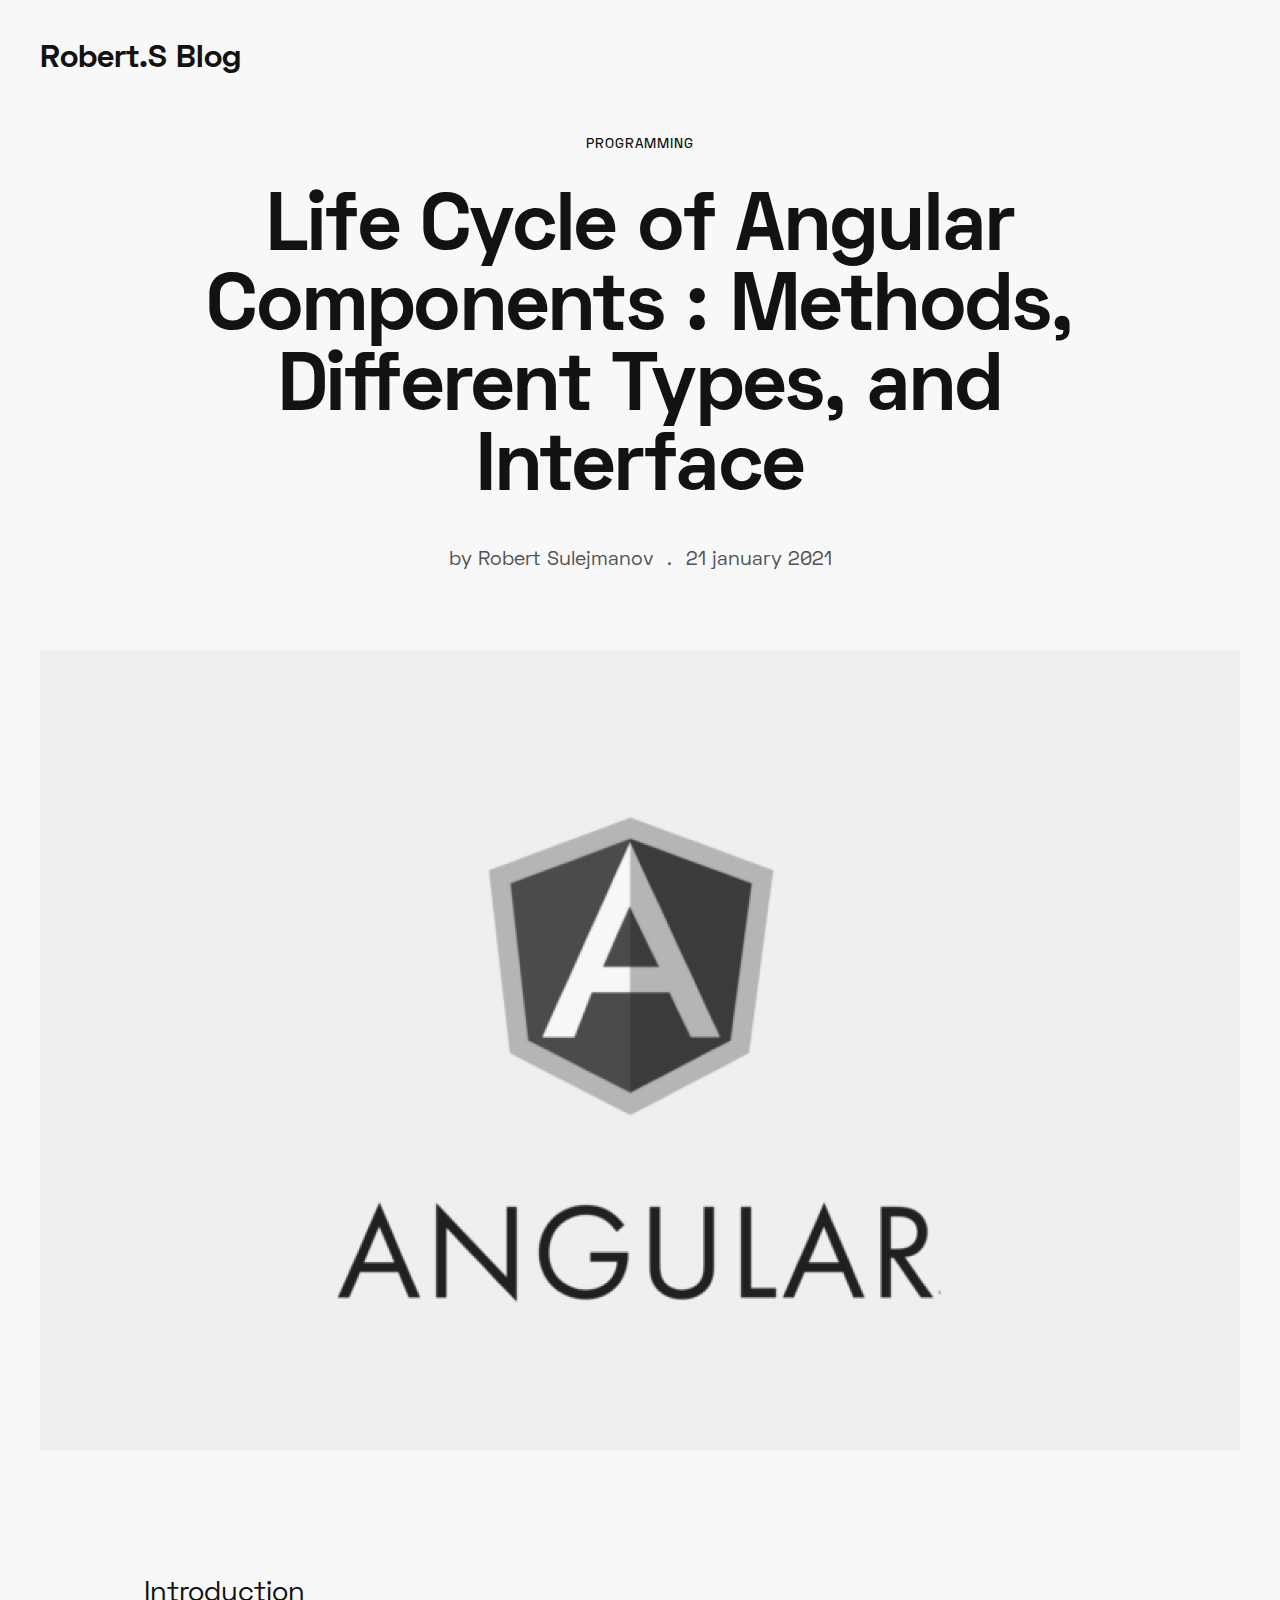
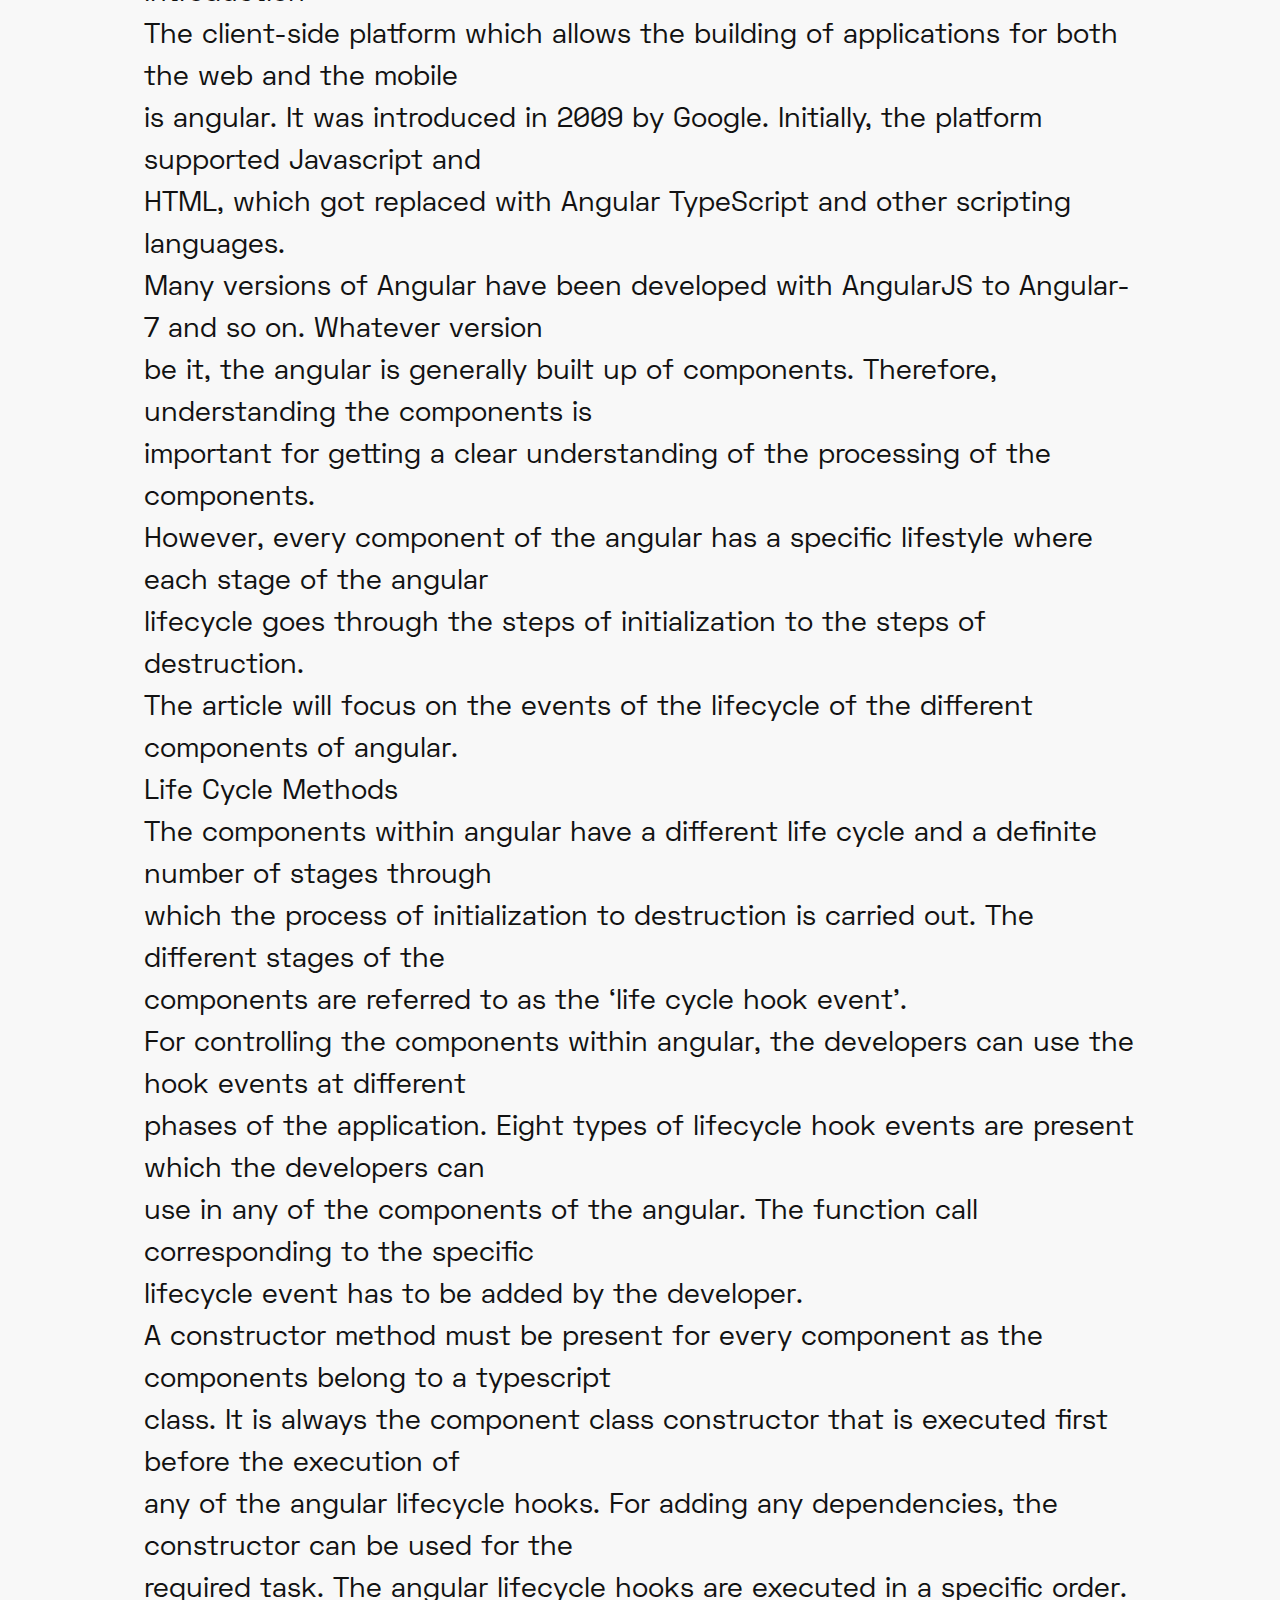
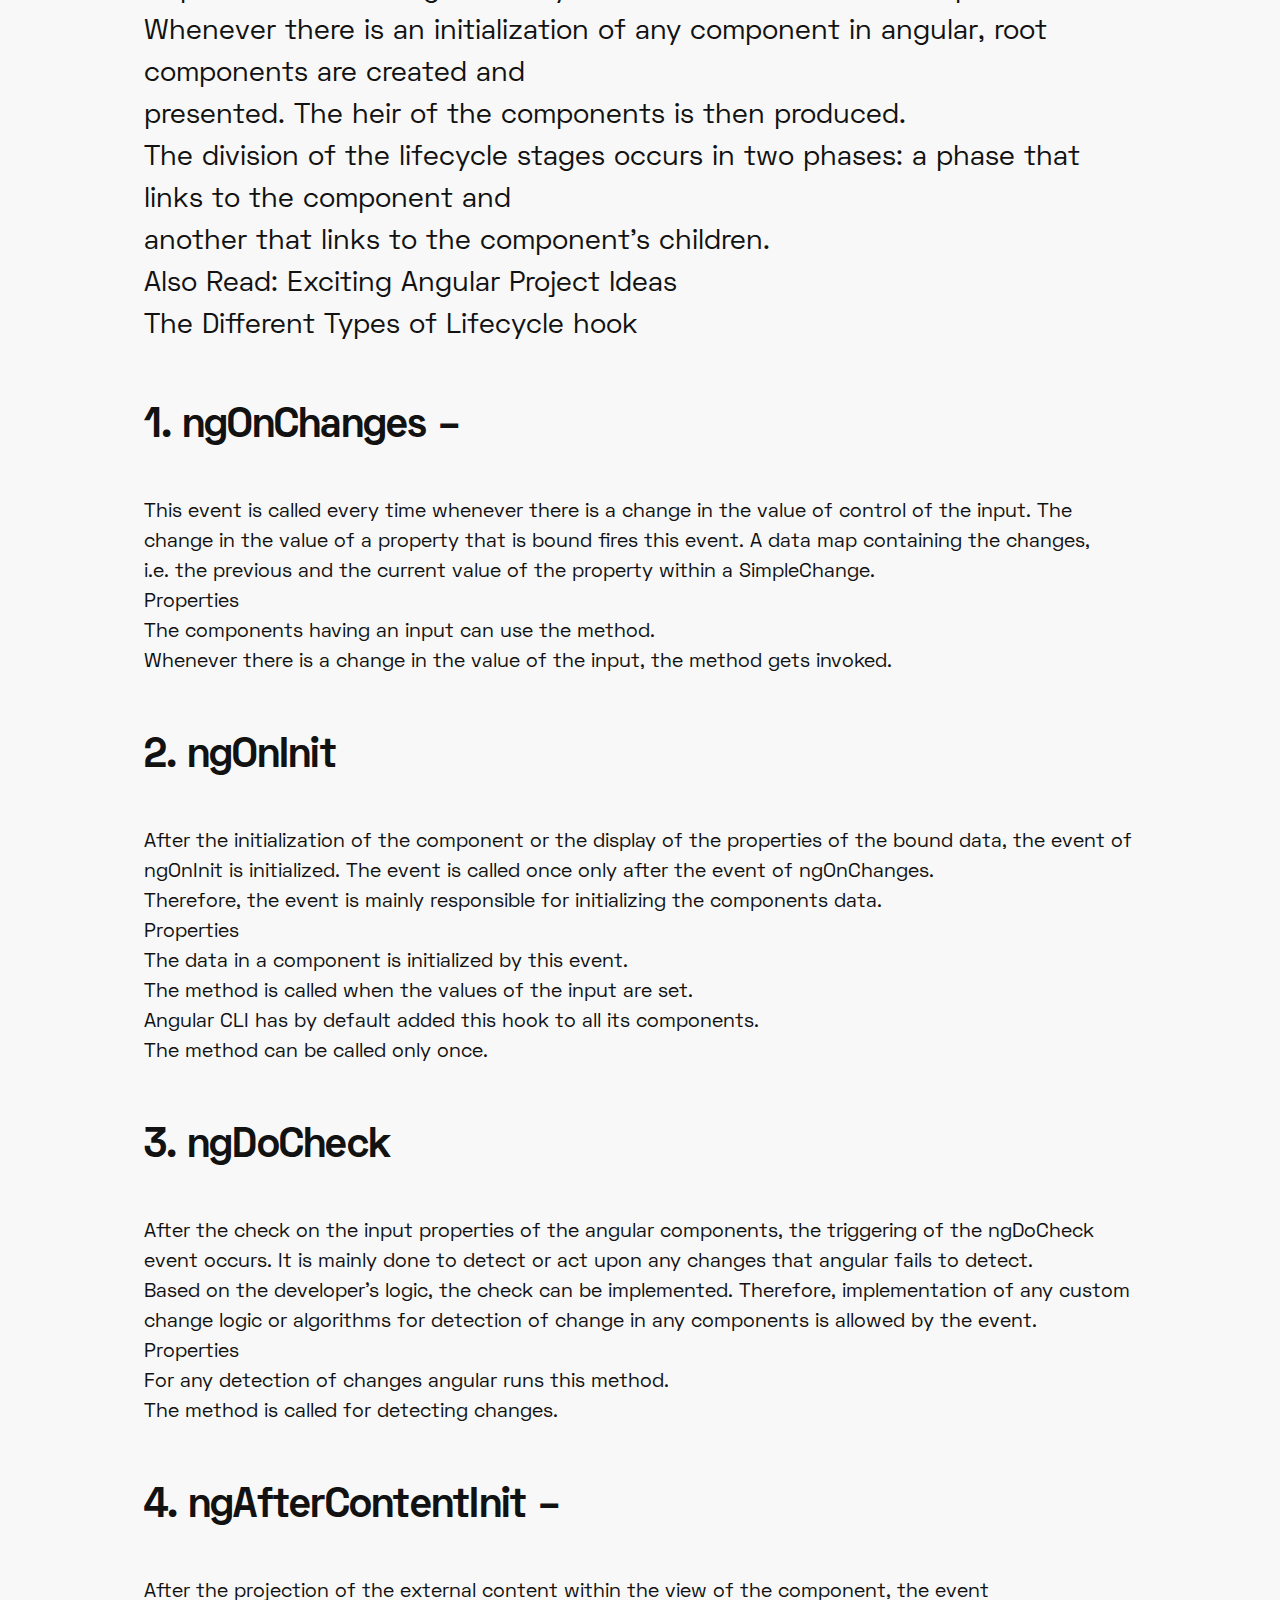
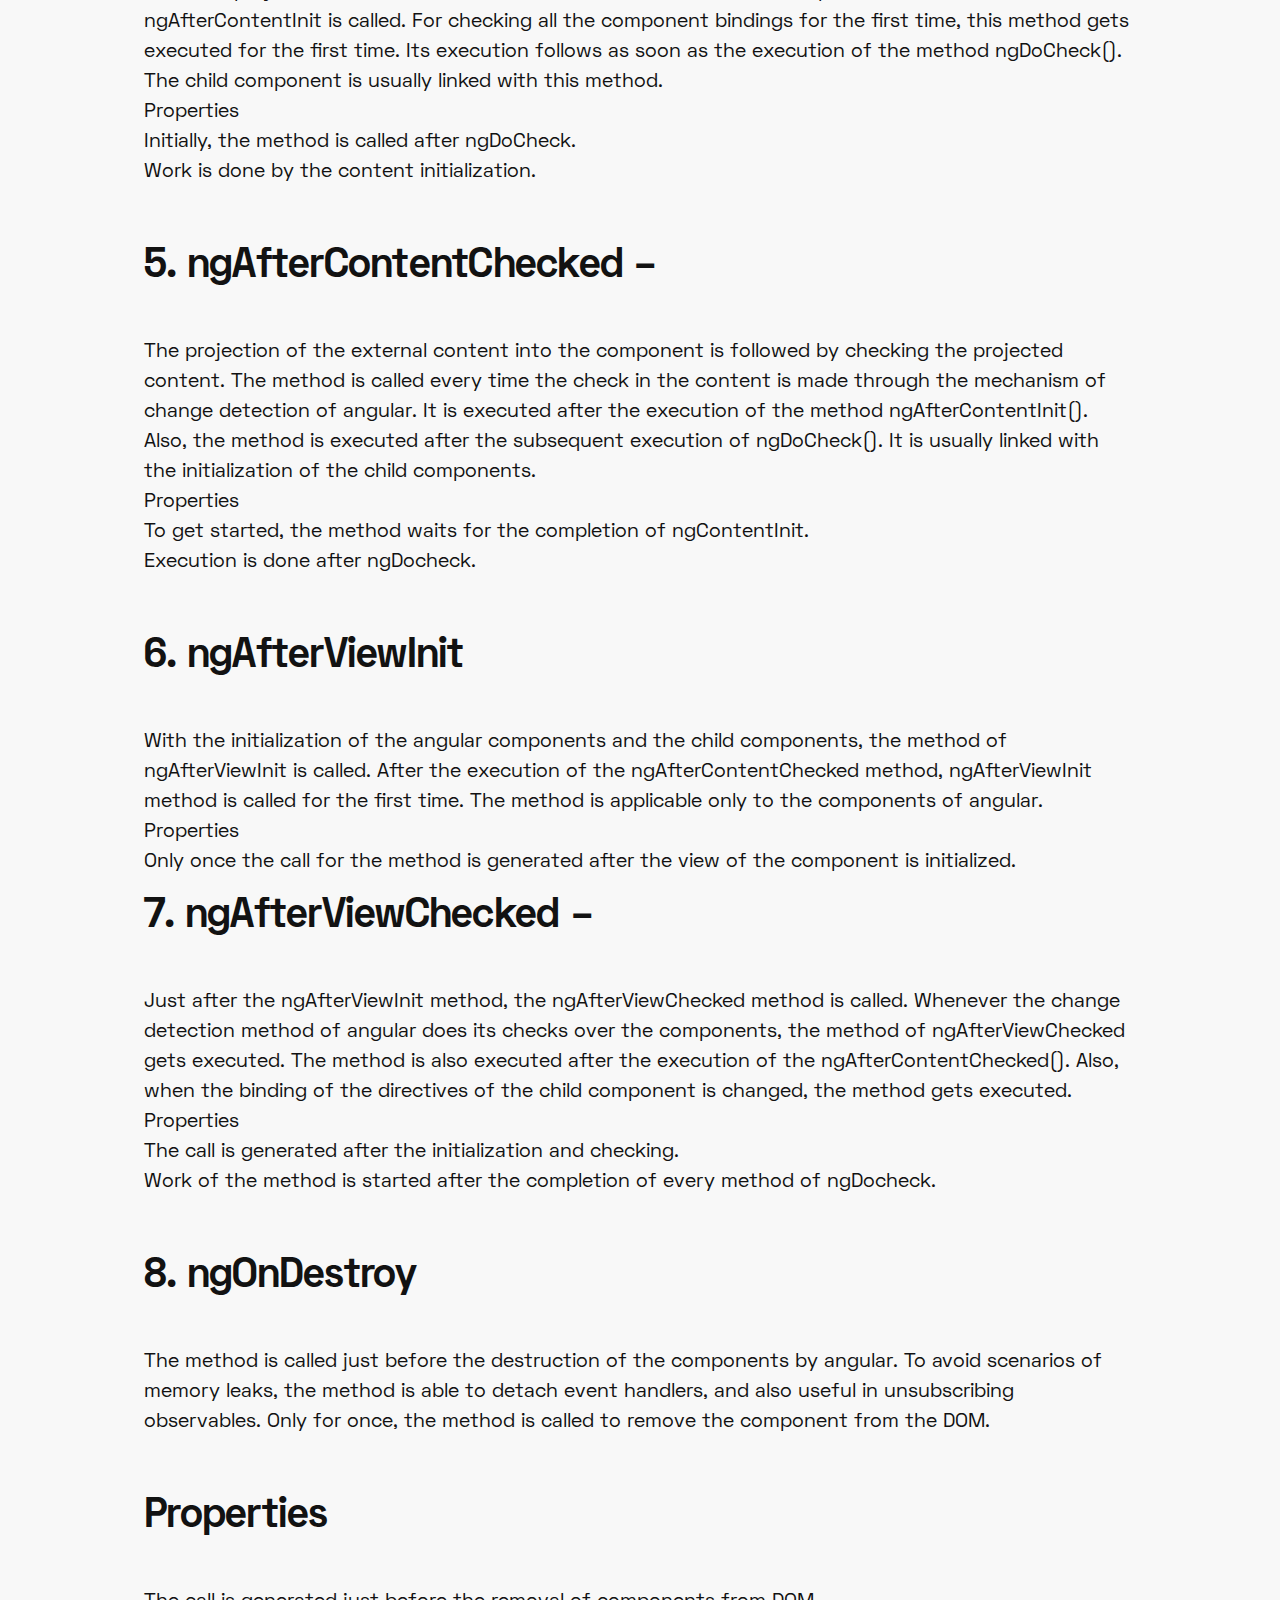
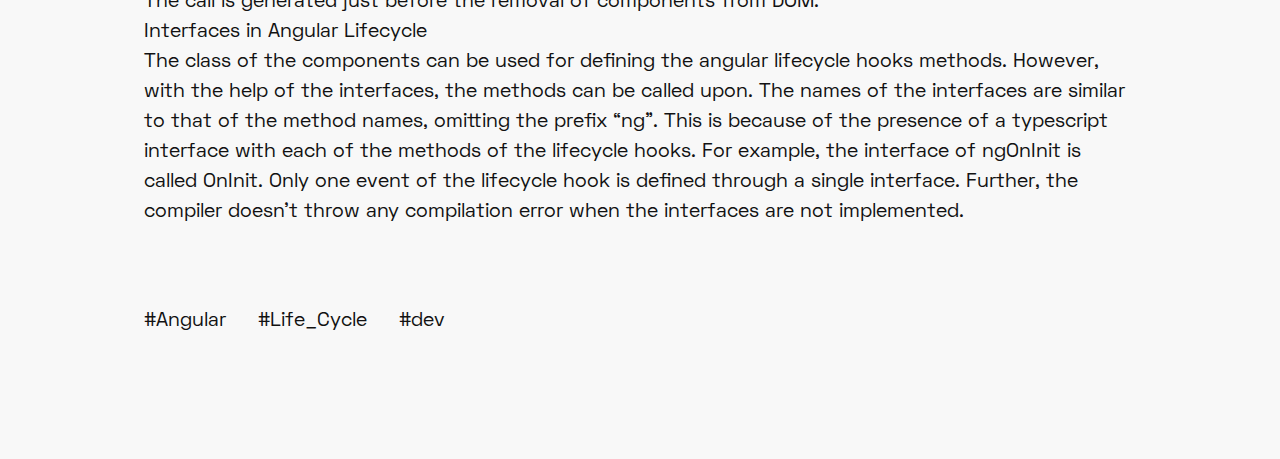
<file: blog/blog3.html>
<!DOCTYPE html>
<html lang="en"
    class="freelancer uk-background-gray-10 dark:uk-background-gray-100 dark:uk-text-gray-40">

<!-- Mirrored from unistudio.co/html/dannel/pages/freelancer-single-post.html by HTTrack Website Copier/3.x [XR&CO'2014], Wed, 24 Nov 2021 06:40:00 GMT -->
<!-- Added by HTTrack -->
<meta http-equiv="content-type" content="text/html;charset=UTF-8" /><!-- /Added by HTTrack -->

<head>
    <meta charset="UTF-8">
    <meta name="viewport" content="width=device-width, initial-scale=1.0">
    <title>Robert Sulejmanov</title>
    <meta name="description" content="page description here">

    <link rel="preload" href="./assets/fonts/space-grotesk/SpaceGrotesk-Regular.woff" as="font"
        type="font/woff" crossorigin>
    <link rel="preload" href="./assets/fonts/space-grotesk/SpaceGrotesk-Bold.woff" as="font"
        type="font/woff" crossorigin>
    <link rel="preload" href="./assets/fonts/space-grotesk/SpaceGrotesk-Medium.woff" as="font"
        type="font/woff" crossorigin>
    <link rel="preload" href="./assets/fonts/brand-icons/brand-icons.woff2" as="font"
        type="font/woff2" crossorigin>
    <link rel="preload" href="./cdn.jsdelivr.net/npm/swiper%406.5.0/swiper-bundle.min.css"
        as="style">
    <link rel="preload" href="./cdn.jsdelivr.net/npm/uikit%403.6.18/dist/css/uikit.min.css"
        as="style">
    <link rel="preload" href="./assets/css/theme/main.css" as="style">

    <script src="./assets/js/app-head.js"></script>
    <link rel="stylesheet" href="./cdn.jsdelivr.net/npm/swiper%406.5.0/swiper-bundle.min.css">
    <link rel="stylesheet" href="./cdn.jsdelivr.net/npm/uikit%403.6.18/dist/css/uikit.min.css">
    <link rel="stylesheet" href="./assets/css/theme/main.css">
    <link rel="stylesheet" href="./assets/css/updates.css">

    <script async src="https://www.googletagmanager.com/gtag/js?id=G-B5JJP7FY91"></script>
    <script>
        window.dataLayer = window.dataLayer || [];
        function gtag() { dataLayer.push(arguments); }
        gtag('js', new Date());
        gtag('config', 'G-B5JJP7FY91');
    </script>
</head>

<body>

    <div class="wrap">
        <!-- Header -->
        <header class="uni-header uk-position-top">
            <div class="uni-header-navbar uk-scrollnav-header"
                data-uk-sticky="top: 120; animation: uk-animation-slide-top">
                <div class="uk-container uk-container-large">
                    <nav class="uk-navbar uk-navbar-container uk-navbar-transparent"
                        data-uk-navbar="">
                        <div class="uk-navbar-top">
                            <div class="uk-navbar-left uk-flex-1">
                                <a class="uk-logo uk-navbar-item uk-h4 uk-h3@s uk-margin-remove dark:uk-text-gray-10"
                                    href="../index.html">Robert.S Blog</a>
                                <a class="uk-logo uk-navbar-item uk-sticky-logo dark:uk-text-gray-10"
                                    href="../index.html">Robert.S Blog</a>
                            </div>

                        </div>
                    </nav>
                </div>
            </div>
        </header>

        <!-- Article -->
        <article class="uni-article uk-section-large uk-section-2xlarge@m uk-padding-3xlarge-top">

            <div class="uk-container">

                <header
                    class="uk-flex-center uk-text-center uk-margin-large-bottom uk-margin-2xlarge-bottom@m"
                    id="read_more">
                    <div>
                        <span class="uk-text-overline">programming</span>
                        <h1
                            class="uk-h2 uk-h1@s uk-heading-hero@m uk-width-3xlarge@m uk-margin-medium-top@m">
                            Life Cycle of Angular Components : Methods, Different Types, and Interface
                        </h1>
                        <ul
                            class="uk-subnav uk-subnav-dot uk-flex-center uk-text-muted uk-margin-medium-top@m">
                            <li><span>by</span>&nbsp;<span>
                                    Robert Sulejmanov</span></li>
                            <li>21 january 2021</li>
                        </ul>
                    </div>
                </header>

                <img src="../wp-content/uploads/sites/32/2021/05/blog-big-3.png" alt="Post title"
                    width="1920" height="1260">

                <div class="uk-margin-xlarge-top uk-margin-2xlarge-top@m">
                    <div class="uk-container uk-container-small">
                        <p class="uk-text-xlarge@m">
                           
                            <br>Introduction
                            <br>The client-side platform which allows the building of applications for both the web and the mobile
                            <br>is angular. It was introduced in 2009 by Google. Initially, the platform supported Javascript and
                            <br>HTML, which got replaced with Angular TypeScript and other scripting languages.
                            <br>Many versions of Angular have been developed with AngularJS to Angular-7 and so on. Whatever version
                            <br>be it, the angular is generally built up of components. Therefore, understanding the components is
                            <br>important for getting a clear understanding of the processing of the components.
                            <br>However, every component of the angular has a specific lifestyle where each stage of the angular
                            <br>lifecycle goes through the steps of initialization to the steps of destruction.
                            <br>The article will focus on the events of the lifecycle of the different components of angular.
                            <br>Life Cycle Methods
                            <br>The components within angular have a different life cycle and a definite number of stages through
                            <br>which the process of initialization to destruction is carried out. The different stages of the
                            <br>components are referred to as the ‘life cycle hook event’.
                            <br>For controlling the components within angular, the developers can use the hook events at different
                            <br>phases of the application. Eight types of lifecycle hook events are present which the developers can
                            <br>use in any of the components of the angular. The function call corresponding to the specific
                            <br>lifecycle event has to be added by the developer.
                            <br>A constructor method must be present for every component as the components belong to a typescript
                            <br>class. It is always the component class constructor that is executed first before the execution of
                            <br>any of the angular lifecycle hooks. For adding any dependencies, the constructor can be used for the
                            <br>required task. The angular lifecycle hooks are executed in a specific order.
                            <br>Whenever there is an initialization of any component in angular, root components are created and
                            <br>presented. The heir of the components is then produced.
                            <br>The division of the lifecycle stages occurs in two phases: a phase that links to the component and
                            <br>another that links to the component’s children.
                            <br>Also Read: Exciting Angular Project Ideas
                            <br>The Different Types of Lifecycle hook
                            <h2 class="uk-h2 uk-h2@m uk-width-3xlarge@m">
                                <br>1. ngOnChanges –
                            </h2>
                            <br>This event is called every time whenever there is a change in the value of control of the input. The
                            <br>change in the value of a property that is bound fires this event. A data map containing the changes,
                            <br>i.e. the previous and the current value of the property within a SimpleChange.
                            <br>Properties
                            <br>The components having an input can use the method.
                            <br>Whenever there is a change in the value of the input, the method gets invoked.
                            <h2 class="uk-h2 uk-h2@m uk-width-3xlarge@m">
                                <br>2. ngOnInit
                            </h2>
                            <br>After the initialization of the component or the display of the properties of the bound data, the event of ngOnInit is initialized. The event is called once only after the event of ngOnChanges.
                            <br>Therefore, the event is mainly responsible for initializing the components data.
                            <br>Properties
                            <br>The data in a component is initialized by this event.
                            <br>The method is called when the values of the input are set.
                            <br>Angular CLI has by default added this hook to all its components.
                            <br>The method can be called only once.
                            <h2 class="uk-h2 uk-h2@m uk-width-3xlarge@m">
                                <br>3. ngDoCheck
                            </h2>
                            <br>After the check on the input properties of the angular components, the triggering of the ngDoCheck event occurs. It is mainly done to detect or act upon any changes that angular fails to detect.
                            <br>Based on the developer’s logic, the check can be implemented. Therefore, implementation of any custom change logic or algorithms for detection of change in any components is allowed by the event.
                            <br>Properties
                            <br>For any detection of changes angular runs this method.
                            <br>The method is called for detecting changes.
                            <h2 class="uk-h2 uk-h2@m uk-width-3xlarge@m">
                                <br>4. ngAfterContentInit –
                            </h2>
                            <br>After the projection of the external content within the view of the component, the event ngAfterContentInit is called. For checking all the component bindings for the first time, this method gets executed for the first time. Its execution follows as soon as the execution of the method ngDoCheck(). The child component is usually linked with this method.
                            <br>Properties
                            <br>Initially, the method is called after ngDoCheck.
                            <br>Work is done by the content initialization.
                            <h2 class="uk-h2 uk-h2@m uk-width-3xlarge@m">
                                <br>5. ngAfterContentChecked –
                            </h2>
                            <br>The projection of the external content into the component is followed by checking the projected content. The method is called every time the check in the content is made through the mechanism of change detection of angular. It is executed after the execution of the method ngAfterContentInit().
                            <br>Also, the method is executed after the subsequent execution of ngDoCheck(). It is usually linked with the initialization of the child components.
                            <br>Properties
                            <br>To get started, the method waits for the completion of ngContentInit.
                            <br>Execution is done after ngDocheck.
                            <h2 class="uk-h2 uk-h2@m uk-width-3xlarge@m">
                                <br>6. ngAfterViewInit
                            </h2>
                            <br>With the initialization of the angular components and the child components, the method of ngAfterViewInit is called. After the execution of the ngAfterContentChecked method, ngAfterViewInit method is called for the first time. The method is applicable only to the components of angular.
                            <br>Properties
                            <br>Only once the call for the method is generated after the view of the component is initialized.
                            <br><h2 class="uk-h2 uk-h2@m uk-width-3xlarge@m">
                                7. ngAfterViewChecked –
                            </h2>
                            <br>Just after the ngAfterViewInit method, the ngAfterViewChecked method is called. Whenever the change detection method of angular does its checks over the components, the method of ngAfterViewChecked gets executed. The method is also executed after the execution of the ngAfterContentChecked(). Also,
                            <br>when the binding of the directives of the child component is changed, the method gets executed.
                            <br>Properties
                            <br>The call is generated after the initialization and checking.
                            <br>Work of the method is started after the completion of every method of ngDocheck.
                            <h2 class="uk-h2 uk-h2@m uk-width-3xlarge@m">
                                <br>8. ngOnDestroy
                            </h2>
                            <br>The method is called just before the destruction of the components by angular. To avoid scenarios of memory leaks, the method is able to detach event handlers, and also useful in unsubscribing observables. Only for once, the method is called to remove the component from the DOM.
                            <h2 class="uk-h2 uk-h2@m uk-width-3xlarge@m">
                                <br>Properties
                            </h2>
                            <br>The call is generated just before the removal of components from DOM.
                            <br>Interfaces in Angular Lifecycle
                            <br>The class of the components can be used for defining the angular lifecycle hooks methods. However, with the help of the interfaces, the methods can be called upon. The names of the interfaces are similar to that of the method names, omitting the prefix “ng”. This is because of the presence of a typescript interface with each of the methods of the lifecycle hooks. For example, the interface of ngOnInit is called OnInit. Only one event of the lifecycle hook is defined through a single interface. Further, the compiler doesn’t throw any compilation error when the interfaces are not implemented.


                        <span class="text-code">
                        </span>

                        <h2 class="uk-h2 uk-h2@m uk-width-3xlarge@m">
                        </h2>

                        </p>

                    <!-- <ul>
                    <li><p>
                    </p></li>
                    </ul> -->

                    </div>

                    <div class="uk-margin-xlarge-top">
                        <div class="uk-container uk-container-small">
                            <div class="uk-grid uk-flex-between" data-uk-grid="">
                                <div>
                                    <ul class="uk-subnav">
                                        <li><a
                                                href="minimal-blogf210.html?category=ux+design">#Angular</a>
                                        </li>
                                        <li><a
                                                href="minimal-blog4b9f.html?category=planing">#Life_Cycle</a>
                                        </li>
                                        <li><a
                                                href="minimal-blog9a34.html?category=design+ideas">#dev</a>
                                        </li>
                                    </ul>
                                </div>
                            </div>
                        </div>
                    </div>
                </div>

        </article>



    </div>

    <!-- Initiat Scripts -->
    <script defer src="./cdn.jsdelivr.net/npm/uikit%403.6.18/dist/js/uikit.min.js"></script>
    <script defer src="./assets/js/responsive-uk-attr.js"></script>
    <script defer src="./cdn.jsdelivr.net/npm/jquery%403.6.0/dist/jquery.min.js"></script>
    <script defer src="./cdn.jsdelivr.net/npm/swiper%406.5.0/swiper-bundle.min.js"></script>
    <script defer src="./cdn.jsdelivr.net/npm/feather-icons%404.28.0/dist/feather.min.js"></script>
    <script defer src="./cdn.jsdelivr.net/npm/typed.js%402.0.12/lib/typed.min.js"></script>
    <script defer src="./cdn.jsdelivr.net/npm/animejs%403.2.1/lib/anime.min.js"></script>
    <script defer src="./assets/js/app.js"></script>
    <script defer src="./assets/js/swiper-helper.js"></script>
    <script defer src="./assets/js/typed-helper.js"></script>
    <script defer src="./assets/js/anime-helper.js"></script>
    <script defer src="./assets/js/anime-helper-defined-timelines.js"></script>
</body>

<!-- Mirrored from unistudio.co/html/dannel/pages/freelancer-single-post.html by HTTrack Website Copier/3.x [XR&CO'2014], Wed, 24 Nov 2021 06:40:03 GMT -->

</html>
</file>
